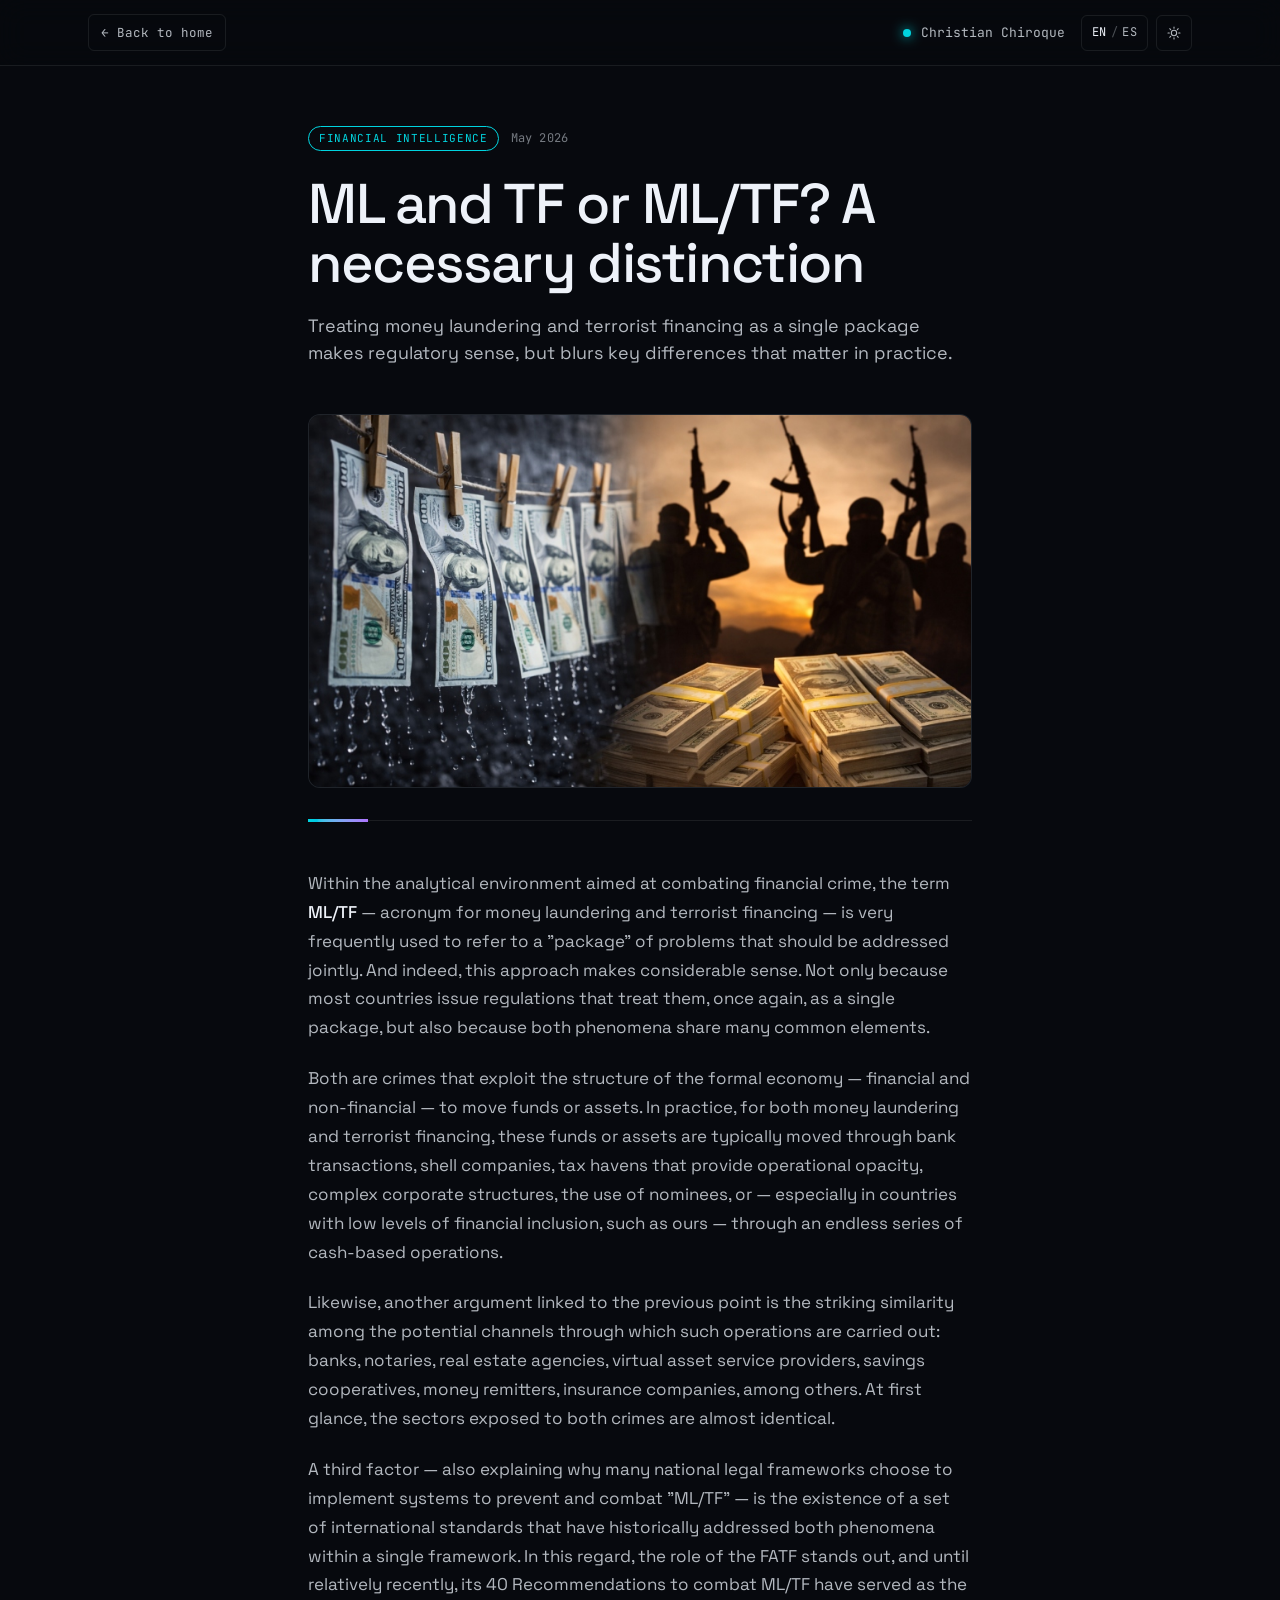
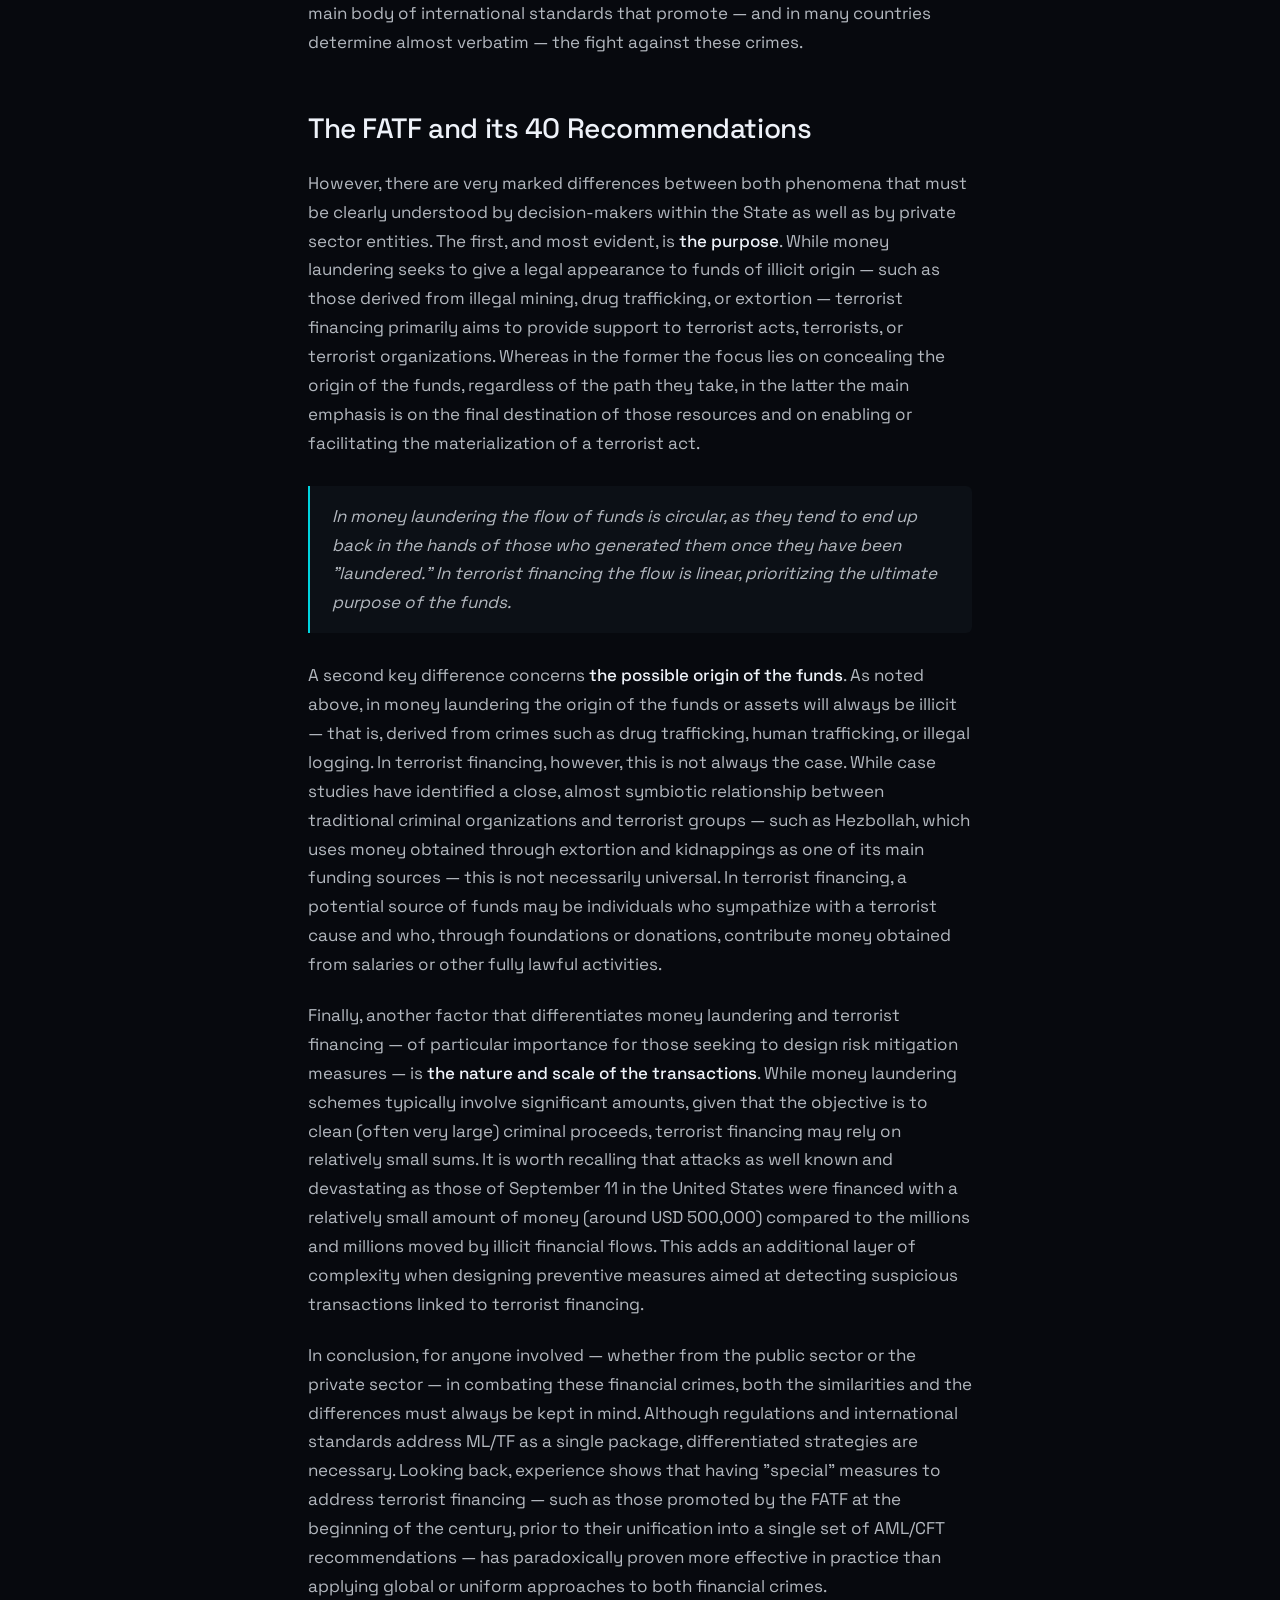
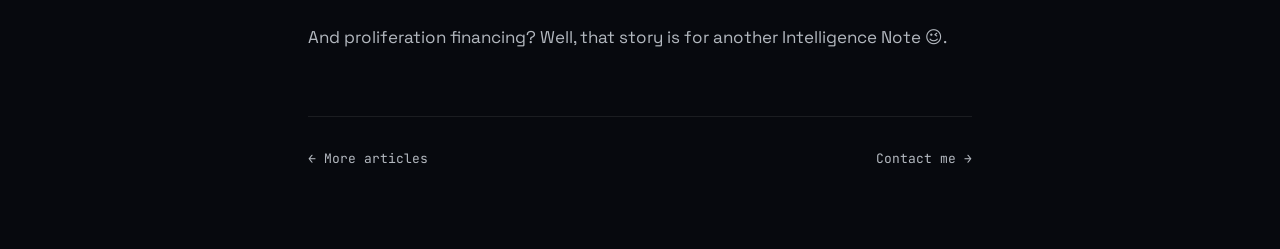
<file: posts/la-vs-ft-distincion-necesaria.en.html>
<!doctype html>
<html lang="en" data-theme="dark" data-density="cozy" data-card="glass">
<head>
  <meta charset="utf-8">
  <meta name="viewport" content="width=device-width,initial-scale=1">
  <title>ML and TF or ML/TF? A necessary distinction — Christian Chiroque Ruiz</title>
  <meta name="description" content="Why treating money laundering and terrorist financing as a single package simplifies communication but complicates the operational response.">
  <meta name="theme-color" content="#0a0a0f">
  <link rel="preconnect" href="https://fonts.googleapis.com">
  <link rel="preconnect" href="https://fonts.gstatic.com" crossorigin>
  <link href="https://fonts.googleapis.com/css2?family=Space+Grotesk:wght@400;500;600&family=JetBrains+Mono:wght@400;500&display=swap" rel="stylesheet">
  <link rel="stylesheet" href="../styles.css">
  <link rel="stylesheet" href="post.css">
</head>
<body>

<header class="post-nav">
  <div class="container post-nav__inner">
    <a href="../index.html#blog" class="post-nav__back">
      <span class="arrow">←</span>
      <span>Back to home</span>
    </a>
    <a class="post-nav__brand" href="../index.html">
      <span class="dot"></span>
      <span>Christian Chiroque</span>
    </a>
    <div class="nav__tools">
      <a class="icon-btn lang-btn" href="la-vs-ft-distincion-necesaria.es.html" aria-label="Toggle language">
        <span class="lang-current">EN</span>
        <span class="lang-sep">/</span>
        <span class="lang-other">ES</span>
      </a>
      <button class="icon-btn" id="theme-toggle" aria-label="Toggle theme">
        <svg viewBox="0 0 24 24" fill="none" stroke="currentColor" stroke-width="1.6" stroke-linecap="round"><circle cx="12" cy="12" r="4"/><path d="M12 3v2M12 19v2M3 12h2M19 12h2M5.6 5.6l1.4 1.4M17 17l1.4 1.4M5.6 18.4 7 17M17 7l1.4-1.4"/></svg>
      </button>
    </div>
  </div>
</header>

<main class="post-wrap">
  <div class="post-meta">
    <span class="tag-pill">Financial intelligence</span>
    <span>May 2026</span>
  </div>
  <h1 class="post-title">ML and TF or ML/TF? A necessary distinction</h1>
  <p class="post-lede">Treating money laundering and terrorist financing as a single package makes regulatory sense, but blurs key differences that matter in practice.</p>
  <figure class="post-hero"><img src="../assets/post-laft.jpg" alt="Money laundering and terrorist financing"></figure>
  <div class="post-divider"></div>
  <article class="post-body">

<p>Within the analytical environment aimed at combating financial crime, the term <strong>ML/TF</strong> — acronym for money laundering and terrorist financing — is very frequently used to refer to a "package" of problems that should be addressed jointly. And indeed, this approach makes considerable sense. Not only because most countries issue regulations that treat them, once again, as a single package, but also because both phenomena share many common elements.</p>

<p>Both are crimes that exploit the structure of the formal economy — financial and non-financial — to move funds or assets. In practice, for both money laundering and terrorist financing, these funds or assets are typically moved through bank transactions, shell companies, tax havens that provide operational opacity, complex corporate structures, the use of nominees, or — especially in countries with low levels of financial inclusion, such as ours — through an endless series of cash-based operations.</p>

<p>Likewise, another argument linked to the previous point is the striking similarity among the potential channels through which such operations are carried out: banks, notaries, real estate agencies, virtual asset service providers, savings cooperatives, money remitters, insurance companies, among others. At first glance, the sectors exposed to both crimes are almost identical.</p>

<p>A third factor — also explaining why many national legal frameworks choose to implement systems to prevent and combat "ML/TF" — is the existence of a set of international standards that have historically addressed both phenomena within a single framework. In this regard, the role of the FATF stands out, and until relatively recently, its 40 Recommendations to combat ML/TF have served as the main body of international standards that promote — and in many countries determine almost verbatim — the fight against these crimes.</p>

<h2>The FATF and its 40 Recommendations</h2>

<p>However, there are very marked differences between both phenomena that must be clearly understood by decision-makers within the State as well as by private sector entities. The first, and most evident, is <strong>the purpose</strong>. While money laundering seeks to give a legal appearance to funds of illicit origin — such as those derived from illegal mining, drug trafficking, or extortion — terrorist financing primarily aims to provide support to terrorist acts, terrorists, or terrorist organizations. Whereas in the former the focus lies on concealing the origin of the funds, regardless of the path they take, in the latter the main emphasis is on the final destination of those resources and on enabling or facilitating the materialization of a terrorist act.</p>

<blockquote>In money laundering the flow of funds is circular, as they tend to end up back in the hands of those who generated them once they have been "laundered." In terrorist financing the flow is linear, prioritizing the ultimate purpose of the funds.</blockquote>

<p>A second key difference concerns <strong>the possible origin of the funds</strong>. As noted above, in money laundering the origin of the funds or assets will always be illicit — that is, derived from crimes such as drug trafficking, human trafficking, or illegal logging. In terrorist financing, however, this is not always the case. While case studies have identified a close, almost symbiotic relationship between traditional criminal organizations and terrorist groups — such as Hezbollah, which uses money obtained through extortion and kidnappings as one of its main funding sources — this is not necessarily universal. In terrorist financing, a potential source of funds may be individuals who sympathize with a terrorist cause and who, through foundations or donations, contribute money obtained from salaries or other fully lawful activities.</p>

<p>Finally, another factor that differentiates money laundering and terrorist financing — of particular importance for those seeking to design risk mitigation measures — is <strong>the nature and scale of the transactions</strong>. While money laundering schemes typically involve significant amounts, given that the objective is to clean (often very large) criminal proceeds, terrorist financing may rely on relatively small sums. It is worth recalling that attacks as well known and devastating as those of September 11 in the United States were financed with a relatively small amount of money (around USD 500,000) compared to the millions and millions moved by illicit financial flows. This adds an additional layer of complexity when designing preventive measures aimed at detecting suspicious transactions linked to terrorist financing.</p>

<p>In conclusion, for anyone involved — whether from the public sector or the private sector — in combating these financial crimes, both the similarities and the differences must always be kept in mind. Although regulations and international standards address ML/TF as a single package, differentiated strategies are necessary. Looking back, experience shows that having "special" measures to address terrorist financing — such as those promoted by the FATF at the beginning of the century, prior to their unification into a single set of AML/CFT recommendations — has paradoxically proven more effective in practice than applying global or uniform approaches to both financial crimes.</p>

<p>And proliferation financing? Well, that story is for another Intelligence Note 😉.</p>

  </article>

  <footer class="post-foot">
    <a href="../index.html#blog">
      <span>←</span>
      <span>More articles</span>
    </a>
    <a href="../index.html#contact">
      <span>Contact me</span>
      <span>→</span>
    </a>
  </footer>
</main>

<script>
  (function(){
    var root = document.documentElement;
    var btn = document.getElementById("theme-toggle");
    var saved = localStorage.getItem("ccr.theme") || "dark";
    root.setAttribute("data-theme", saved);
    btn.addEventListener("click", function(){
      var next = root.getAttribute("data-theme") === "dark" ? "light" : "dark";
      root.setAttribute("data-theme", next);
      localStorage.setItem("ccr.theme", next);
    });
  })();
</script>

</body>
</html>
</file>
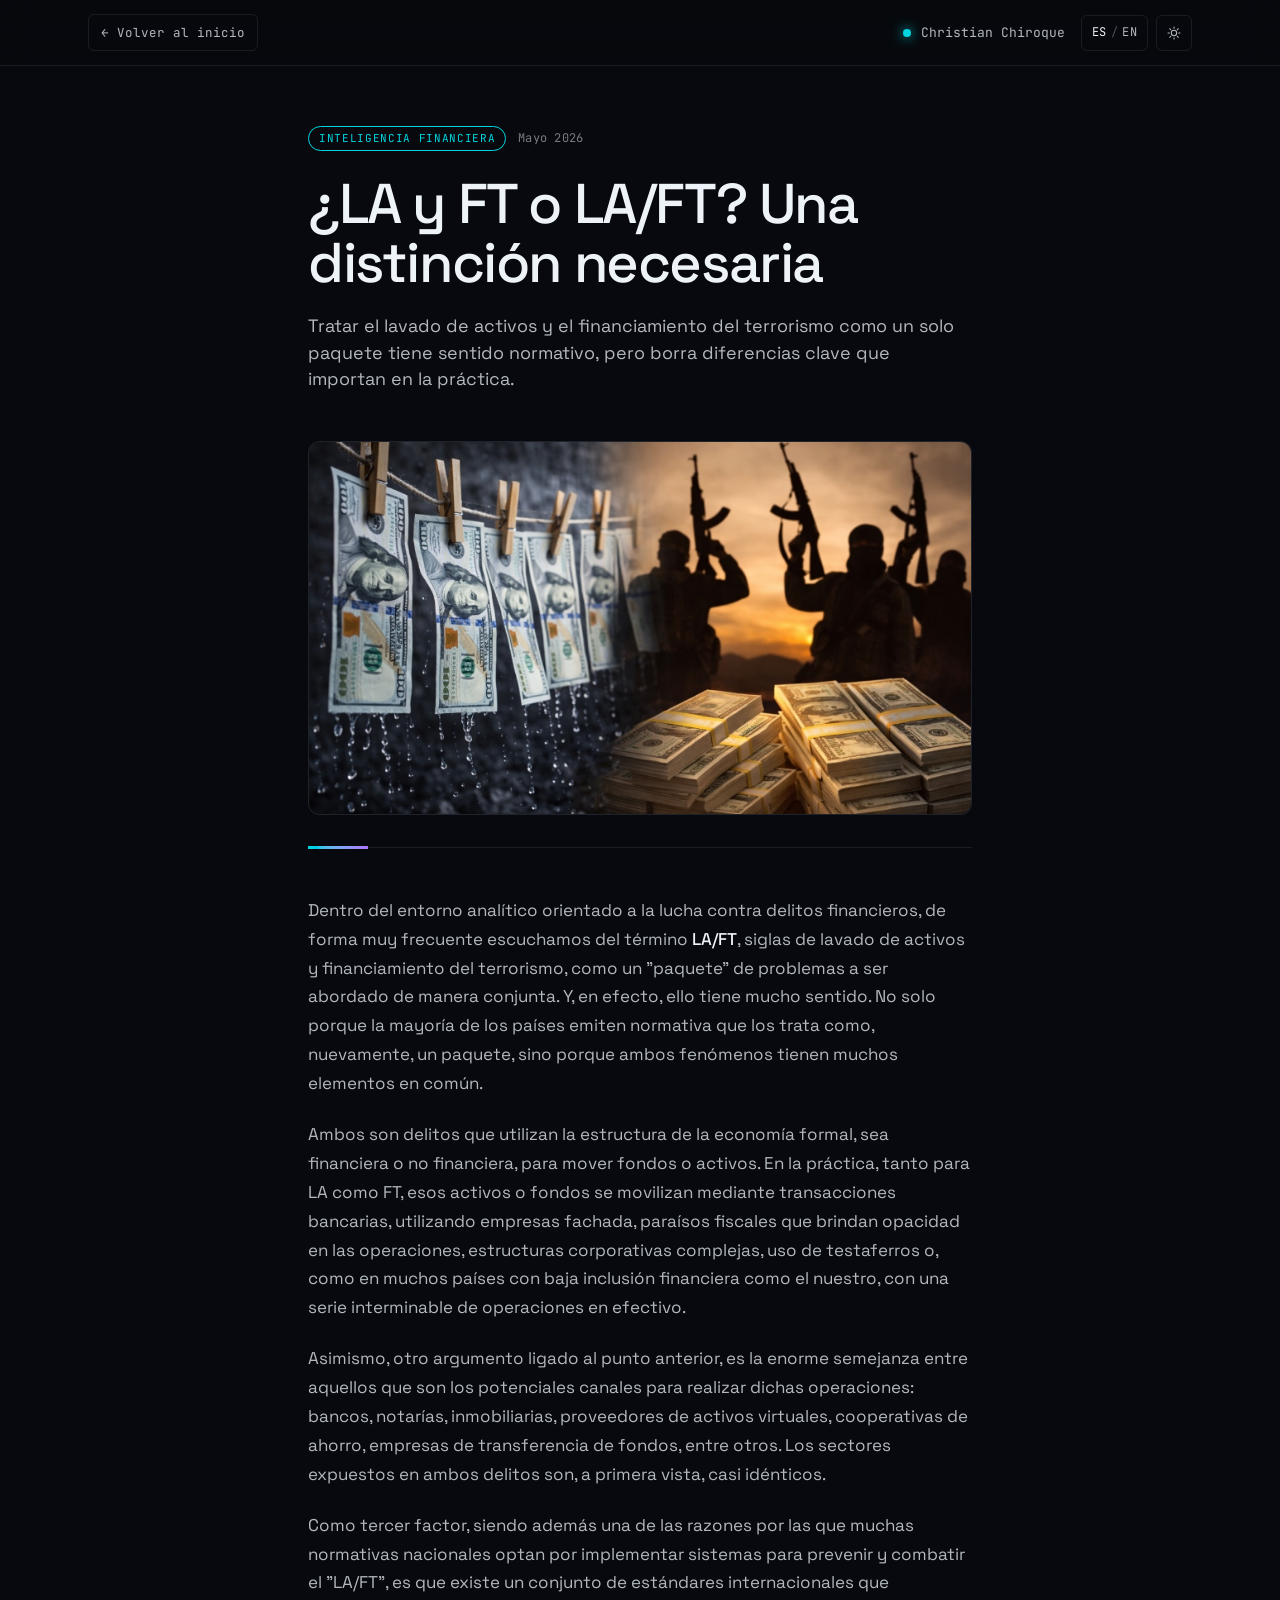
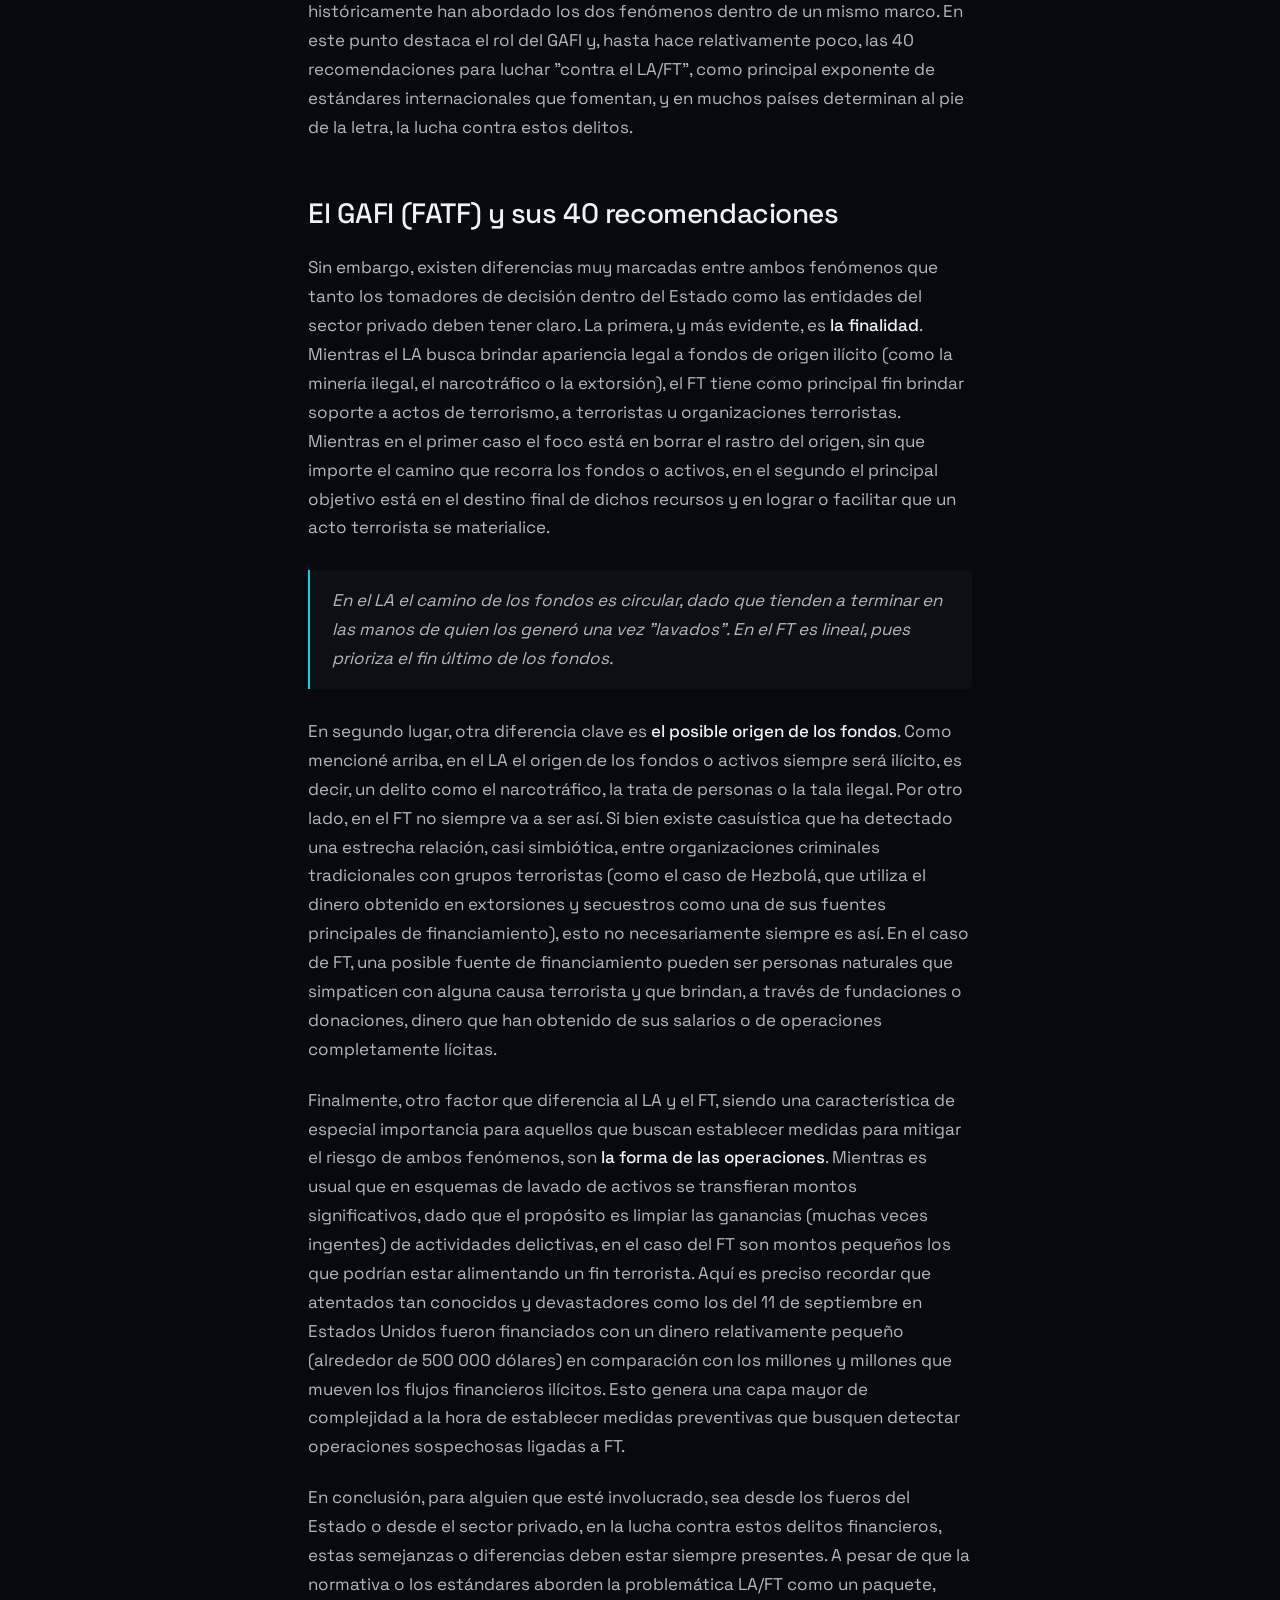
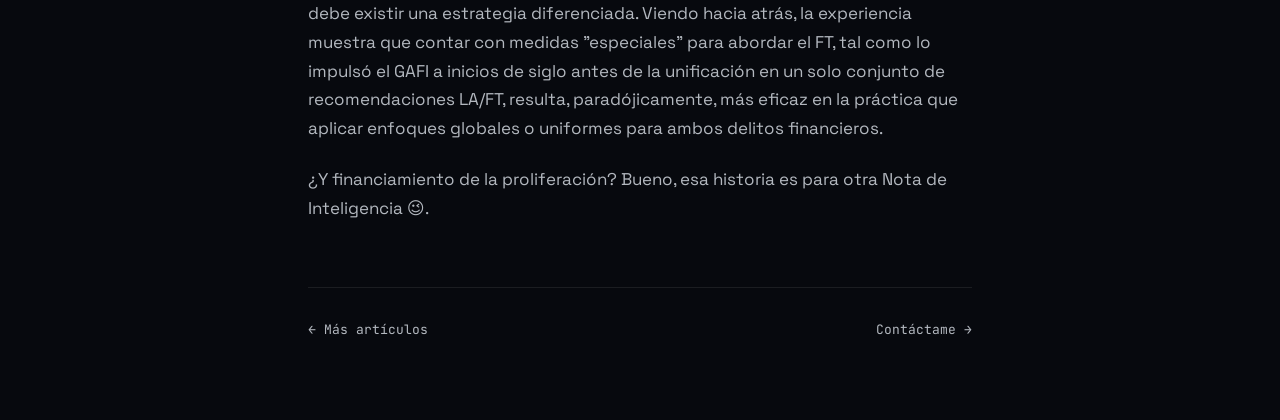
<file: posts/la-vs-ft-distincion-necesaria.es.html>
<!doctype html>
<html lang="es" data-theme="dark" data-density="cozy" data-card="glass">
<head>
  <meta charset="utf-8">
  <meta name="viewport" content="width=device-width,initial-scale=1">
  <title>¿LA y FT o LA/FT? Una distinción necesaria — Christian Chiroque Ruiz</title>
  <meta name="description" content="Por qué tratar el lavado de activos y el financiamiento del terrorismo como un mismo paquete simplifica la comunicación pero complica la respuesta operativa.">
  <meta name="theme-color" content="#0a0a0f">
  <link rel="preconnect" href="https://fonts.googleapis.com">
  <link rel="preconnect" href="https://fonts.gstatic.com" crossorigin>
  <link href="https://fonts.googleapis.com/css2?family=Space+Grotesk:wght@400;500;600&family=JetBrains+Mono:wght@400;500&display=swap" rel="stylesheet">
  <link rel="stylesheet" href="../styles.css">
  <link rel="stylesheet" href="post.css">
</head>
<body>

<header class="post-nav">
  <div class="container post-nav__inner">
    <a href="../index.html#blog" class="post-nav__back">
      <span class="arrow">←</span>
      <span>Volver al inicio</span>
    </a>
    <a class="post-nav__brand" href="../index.html">
      <span class="dot"></span>
      <span>Christian Chiroque</span>
    </a>
    <div class="nav__tools">
      <a class="icon-btn lang-btn" href="la-vs-ft-distincion-necesaria.en.html" aria-label="Toggle language">
        <span class="lang-current">ES</span>
        <span class="lang-sep">/</span>
        <span class="lang-other">EN</span>
      </a>
      <button class="icon-btn" id="theme-toggle" aria-label="Toggle theme">
        <svg viewBox="0 0 24 24" fill="none" stroke="currentColor" stroke-width="1.6" stroke-linecap="round"><circle cx="12" cy="12" r="4"/><path d="M12 3v2M12 19v2M3 12h2M19 12h2M5.6 5.6l1.4 1.4M17 17l1.4 1.4M5.6 18.4 7 17M17 7l1.4-1.4"/></svg>
      </button>
    </div>
  </div>
</header>

<main class="post-wrap">
  <div class="post-meta">
    <span class="tag-pill">Inteligencia financiera</span>
    <span>Mayo 2026</span>
  </div>
  <h1 class="post-title">¿LA y FT o LA/FT? Una distinción necesaria</h1>
  <p class="post-lede">Tratar el lavado de activos y el financiamiento del terrorismo como un solo paquete tiene sentido normativo, pero borra diferencias clave que importan en la práctica.</p>
  <figure class="post-hero"><img src="../assets/post-laft.jpg" alt="Lavado de activos y financiamiento del terrorismo"></figure>
  <div class="post-divider"></div>
  <article class="post-body">

<p>Dentro del entorno analítico orientado a la lucha contra delitos financieros, de forma muy frecuente escuchamos del término <strong>LA/FT</strong>, siglas de lavado de activos y financiamiento del terrorismo, como un "paquete" de problemas a ser abordado de manera conjunta. Y, en efecto, ello tiene mucho sentido. No solo porque la mayoría de los países emiten normativa que los trata como, nuevamente, un paquete, sino porque ambos fenómenos tienen muchos elementos en común.</p>

<p>Ambos son delitos que utilizan la estructura de la economía formal, sea financiera o no financiera, para mover fondos o activos. En la práctica, tanto para LA como FT, esos activos o fondos se movilizan mediante transacciones bancarias, utilizando empresas fachada, paraísos fiscales que brindan opacidad en las operaciones, estructuras corporativas complejas, uso de testaferros o, como en muchos países con baja inclusión financiera como el nuestro, con una serie interminable de operaciones en efectivo.</p>

<p>Asimismo, otro argumento ligado al punto anterior, es la enorme semejanza entre aquellos que son los potenciales canales para realizar dichas operaciones: bancos, notarías, inmobiliarias, proveedores de activos virtuales, cooperativas de ahorro, empresas de transferencia de fondos, entre otros. Los sectores expuestos en ambos delitos son, a primera vista, casi idénticos.</p>

<p>Como tercer factor, siendo además una de las razones por las que muchas normativas nacionales optan por implementar sistemas para prevenir y combatir el "LA/FT", es que existe un conjunto de estándares internacionales que históricamente han abordado los dos fenómenos dentro de un mismo marco. En este punto destaca el rol del GAFI y, hasta hace relativamente poco, las 40 recomendaciones para luchar "contra el LA/FT", como principal exponente de estándares internacionales que fomentan, y en muchos países determinan al pie de la letra, la lucha contra estos delitos.</p>

<h2>El GAFI (FATF) y sus 40 recomendaciones</h2>

<p>Sin embargo, existen diferencias muy marcadas entre ambos fenómenos que tanto los tomadores de decisión dentro del Estado como las entidades del sector privado deben tener claro. La primera, y más evidente, es <strong>la finalidad</strong>. Mientras el LA busca brindar apariencia legal a fondos de origen ilícito (como la minería ilegal, el narcotráfico o la extorsión), el FT tiene como principal fin brindar soporte a actos de terrorismo, a terroristas u organizaciones terroristas. Mientras en el primer caso el foco está en borrar el rastro del origen, sin que importe el camino que recorra los fondos o activos, en el segundo el principal objetivo está en el destino final de dichos recursos y en lograr o facilitar que un acto terrorista se materialice.</p>

<blockquote>En el LA el camino de los fondos es circular, dado que tienden a terminar en las manos de quien los generó una vez "lavados". En el FT es lineal, pues prioriza el fin último de los fondos.</blockquote>

<p>En segundo lugar, otra diferencia clave es <strong>el posible origen de los fondos</strong>. Como mencioné arriba, en el LA el origen de los fondos o activos siempre será ilícito, es decir, un delito como el narcotráfico, la trata de personas o la tala ilegal. Por otro lado, en el FT no siempre va a ser así. Si bien existe casuística que ha detectado una estrecha relación, casi simbiótica, entre organizaciones criminales tradicionales con grupos terroristas (como el caso de Hezbolá, que utiliza el dinero obtenido en extorsiones y secuestros como una de sus fuentes principales de financiamiento), esto no necesariamente siempre es así. En el caso de FT, una posible fuente de financiamiento pueden ser personas naturales que simpaticen con alguna causa terrorista y que brindan, a través de fundaciones o donaciones, dinero que han obtenido de sus salarios o de operaciones completamente lícitas.</p>

<p>Finalmente, otro factor que diferencia al LA y el FT, siendo una característica de especial importancia para aquellos que buscan establecer medidas para mitigar el riesgo de ambos fenómenos, son <strong>la forma de las operaciones</strong>. Mientras es usual que en esquemas de lavado de activos se transfieran montos significativos, dado que el propósito es limpiar las ganancias (muchas veces ingentes) de actividades delictivas, en el caso del FT son montos pequeños los que podrían estar alimentando un fin terrorista. Aquí es preciso recordar que atentados tan conocidos y devastadores como los del 11 de septiembre en Estados Unidos fueron financiados con un dinero relativamente pequeño (alrededor de 500 000 dólares) en comparación con los millones y millones que mueven los flujos financieros ilícitos. Esto genera una capa mayor de complejidad a la hora de establecer medidas preventivas que busquen detectar operaciones sospechosas ligadas a FT.</p>

<p>En conclusión, para alguien que esté involucrado, sea desde los fueros del Estado o desde el sector privado, en la lucha contra estos delitos financieros, estas semejanzas o diferencias deben estar siempre presentes. A pesar de que la normativa o los estándares aborden la problemática LA/FT como un paquete, debe existir una estrategia diferenciada. Viendo hacia atrás, la experiencia muestra que contar con medidas "especiales" para abordar el FT, tal como lo impulsó el GAFI a inicios de siglo antes de la unificación en un solo conjunto de recomendaciones LA/FT, resulta, paradójicamente, más eficaz en la práctica que aplicar enfoques globales o uniformes para ambos delitos financieros.</p>

<p>¿Y financiamiento de la proliferación? Bueno, esa historia es para otra Nota de Inteligencia 😉.</p>

  </article>

  <footer class="post-foot">
    <a href="../index.html#blog">
      <span>←</span>
      <span>Más artículos</span>
    </a>
    <a href="../index.html#contact">
      <span>Contáctame</span>
      <span>→</span>
    </a>
  </footer>
</main>

<script>
  (function(){
    var root = document.documentElement;
    var btn = document.getElementById("theme-toggle");
    var saved = localStorage.getItem("ccr.theme") || "dark";
    root.setAttribute("data-theme", saved);
    btn.addEventListener("click", function(){
      var next = root.getAttribute("data-theme") === "dark" ? "light" : "dark";
      root.setAttribute("data-theme", next);
      localStorage.setItem("ccr.theme", next);
    });
  })();
</script>

</body>
</html>
</file>
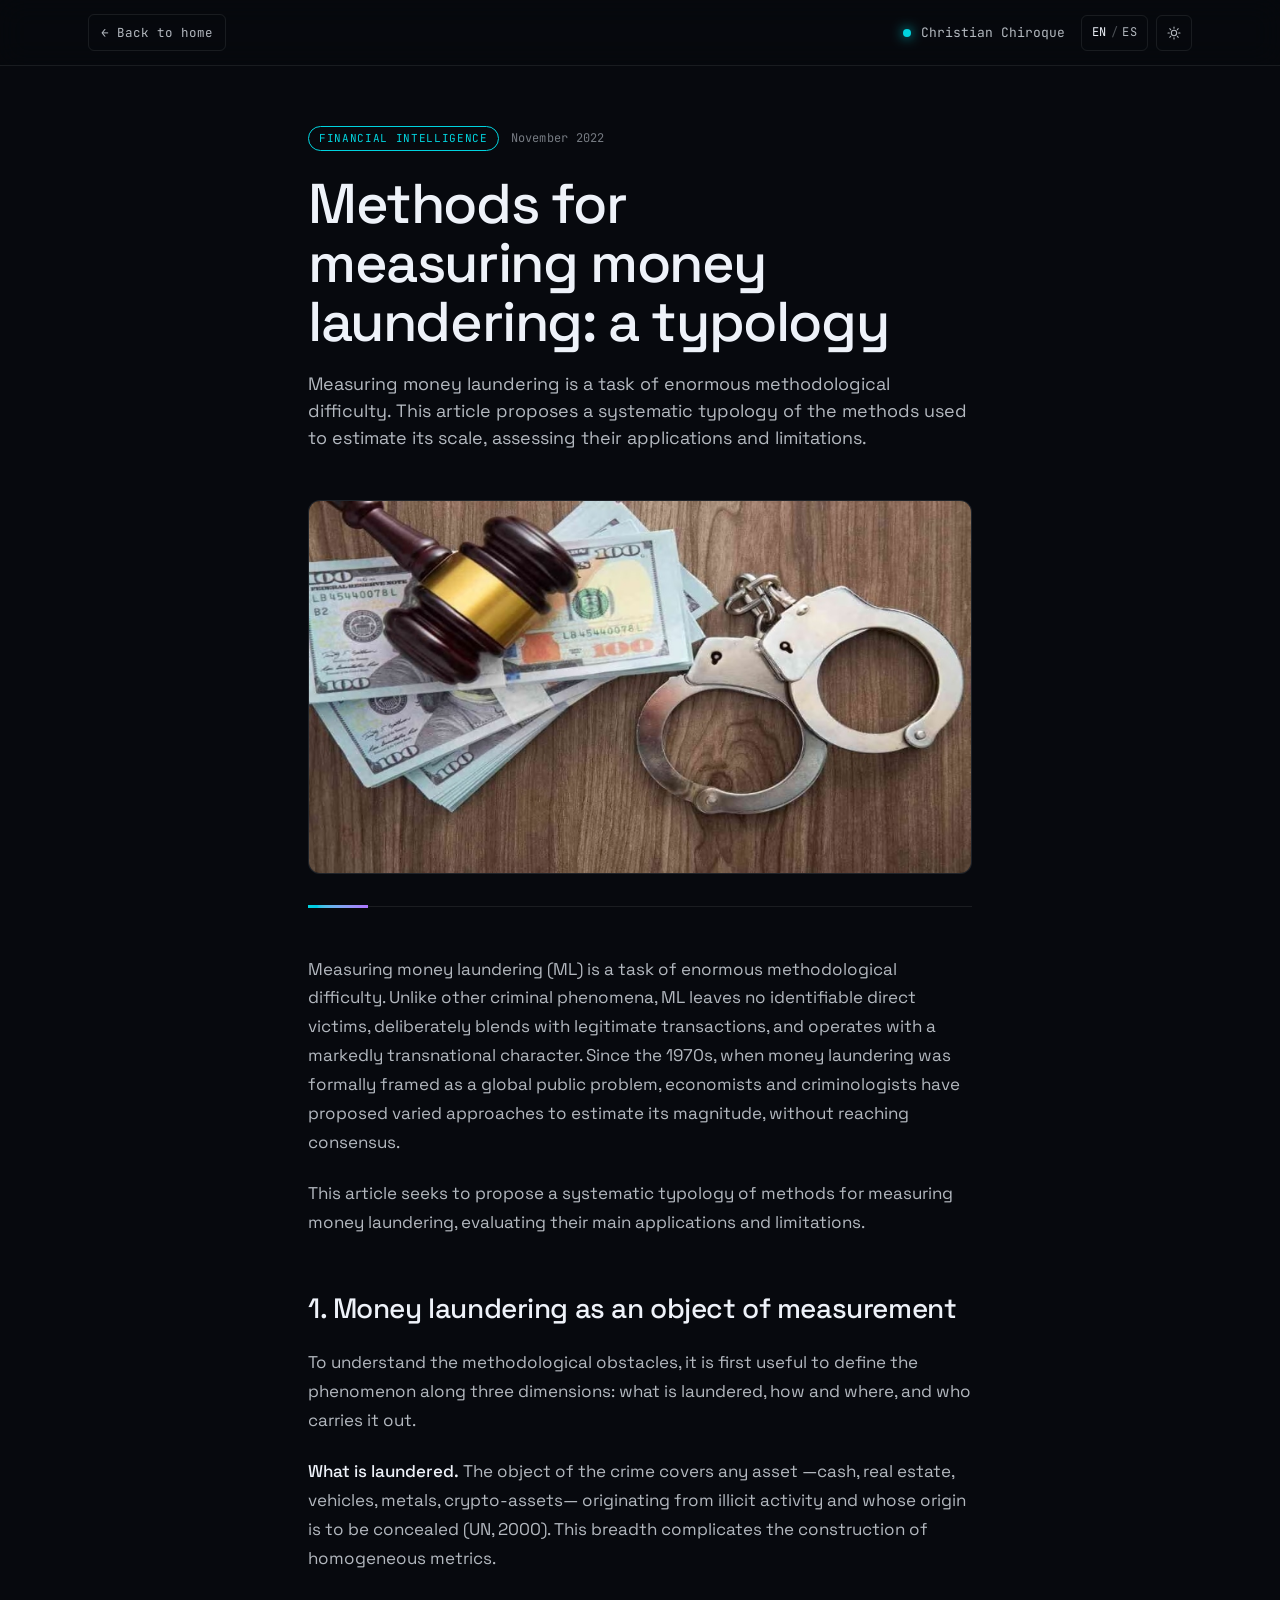
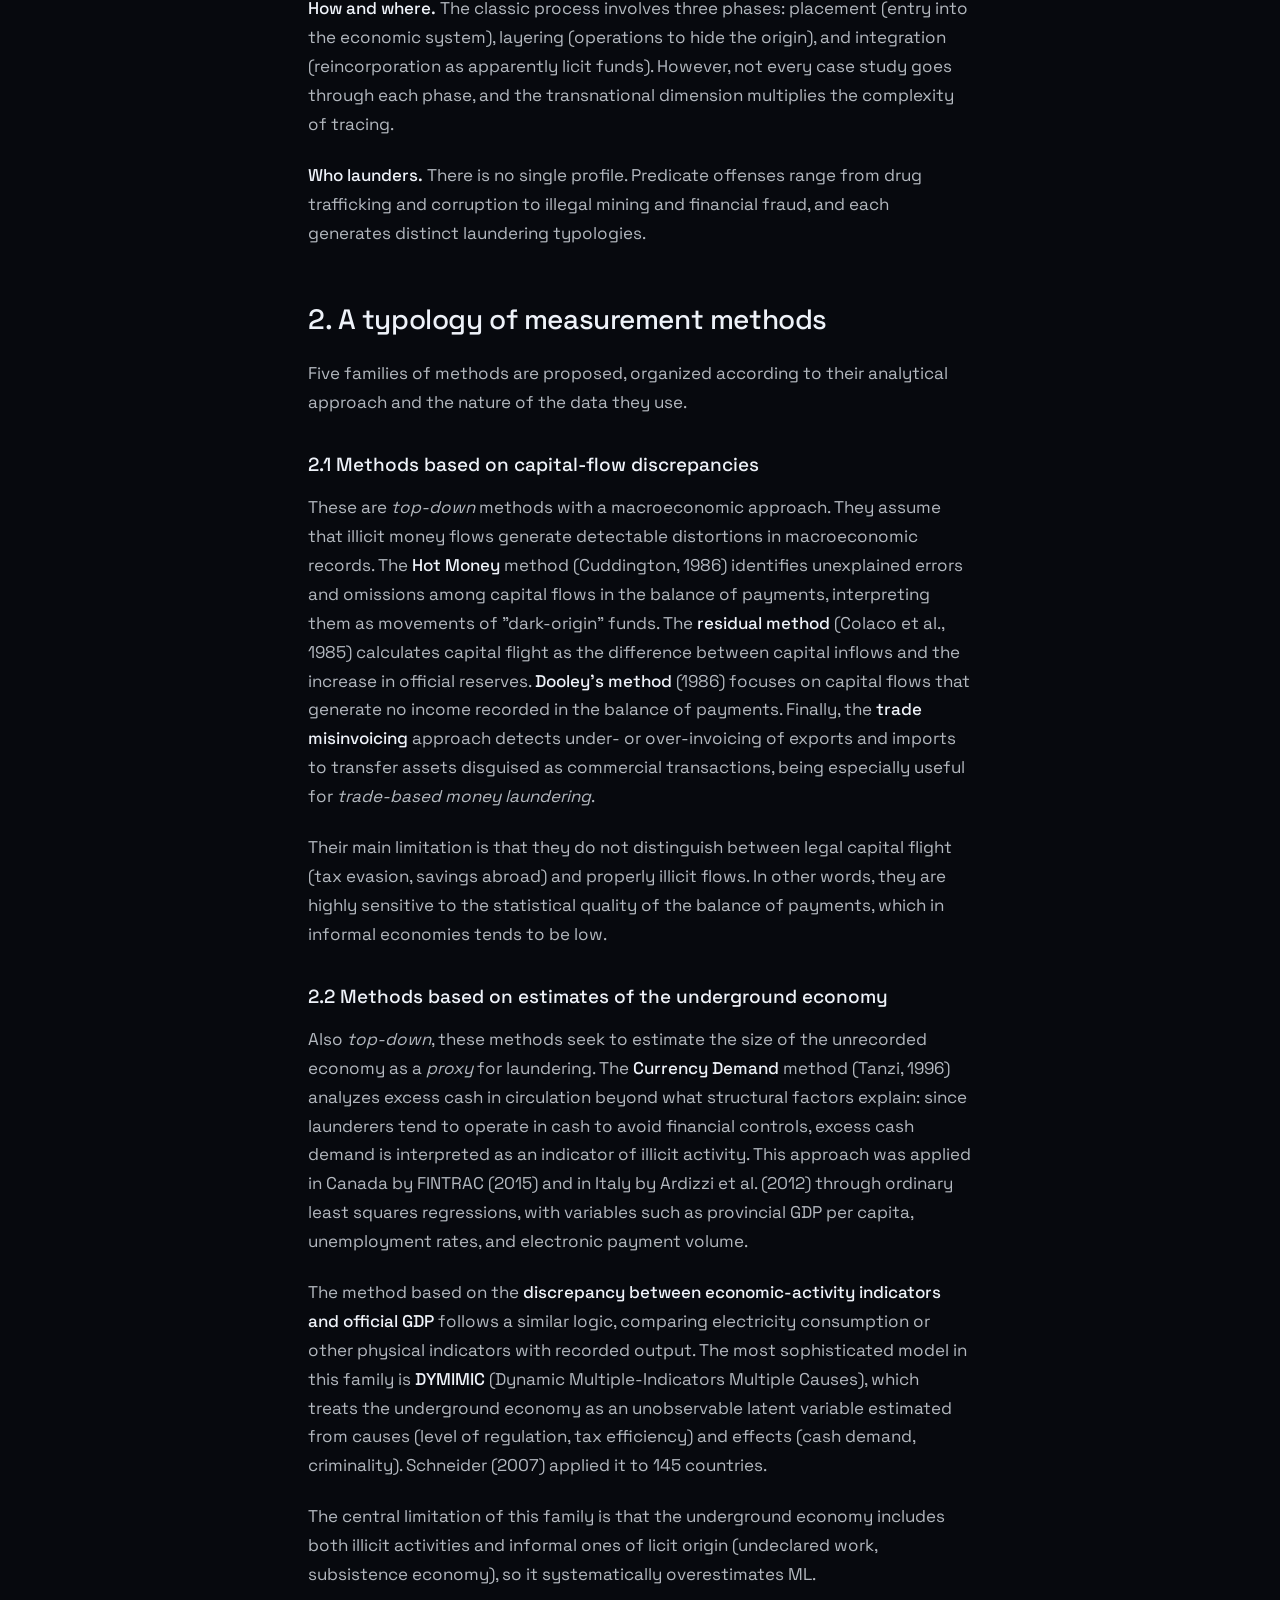
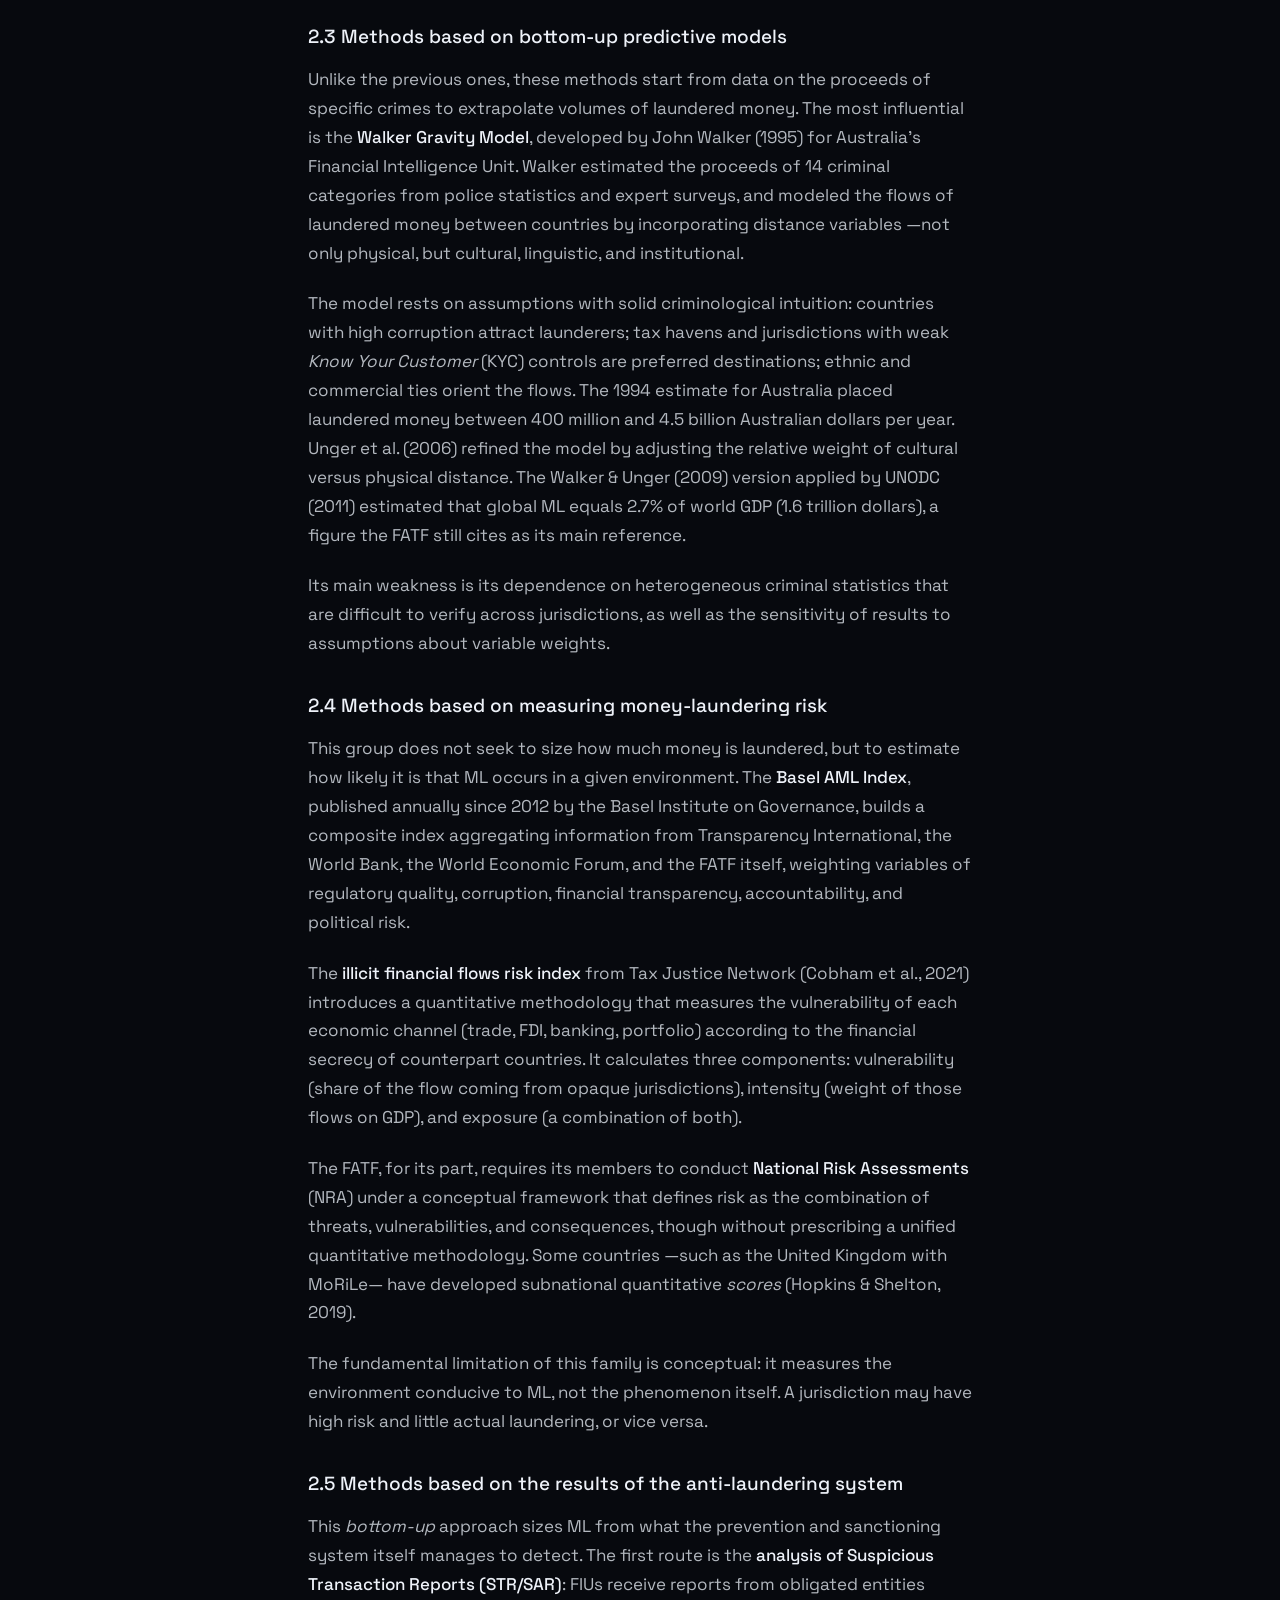
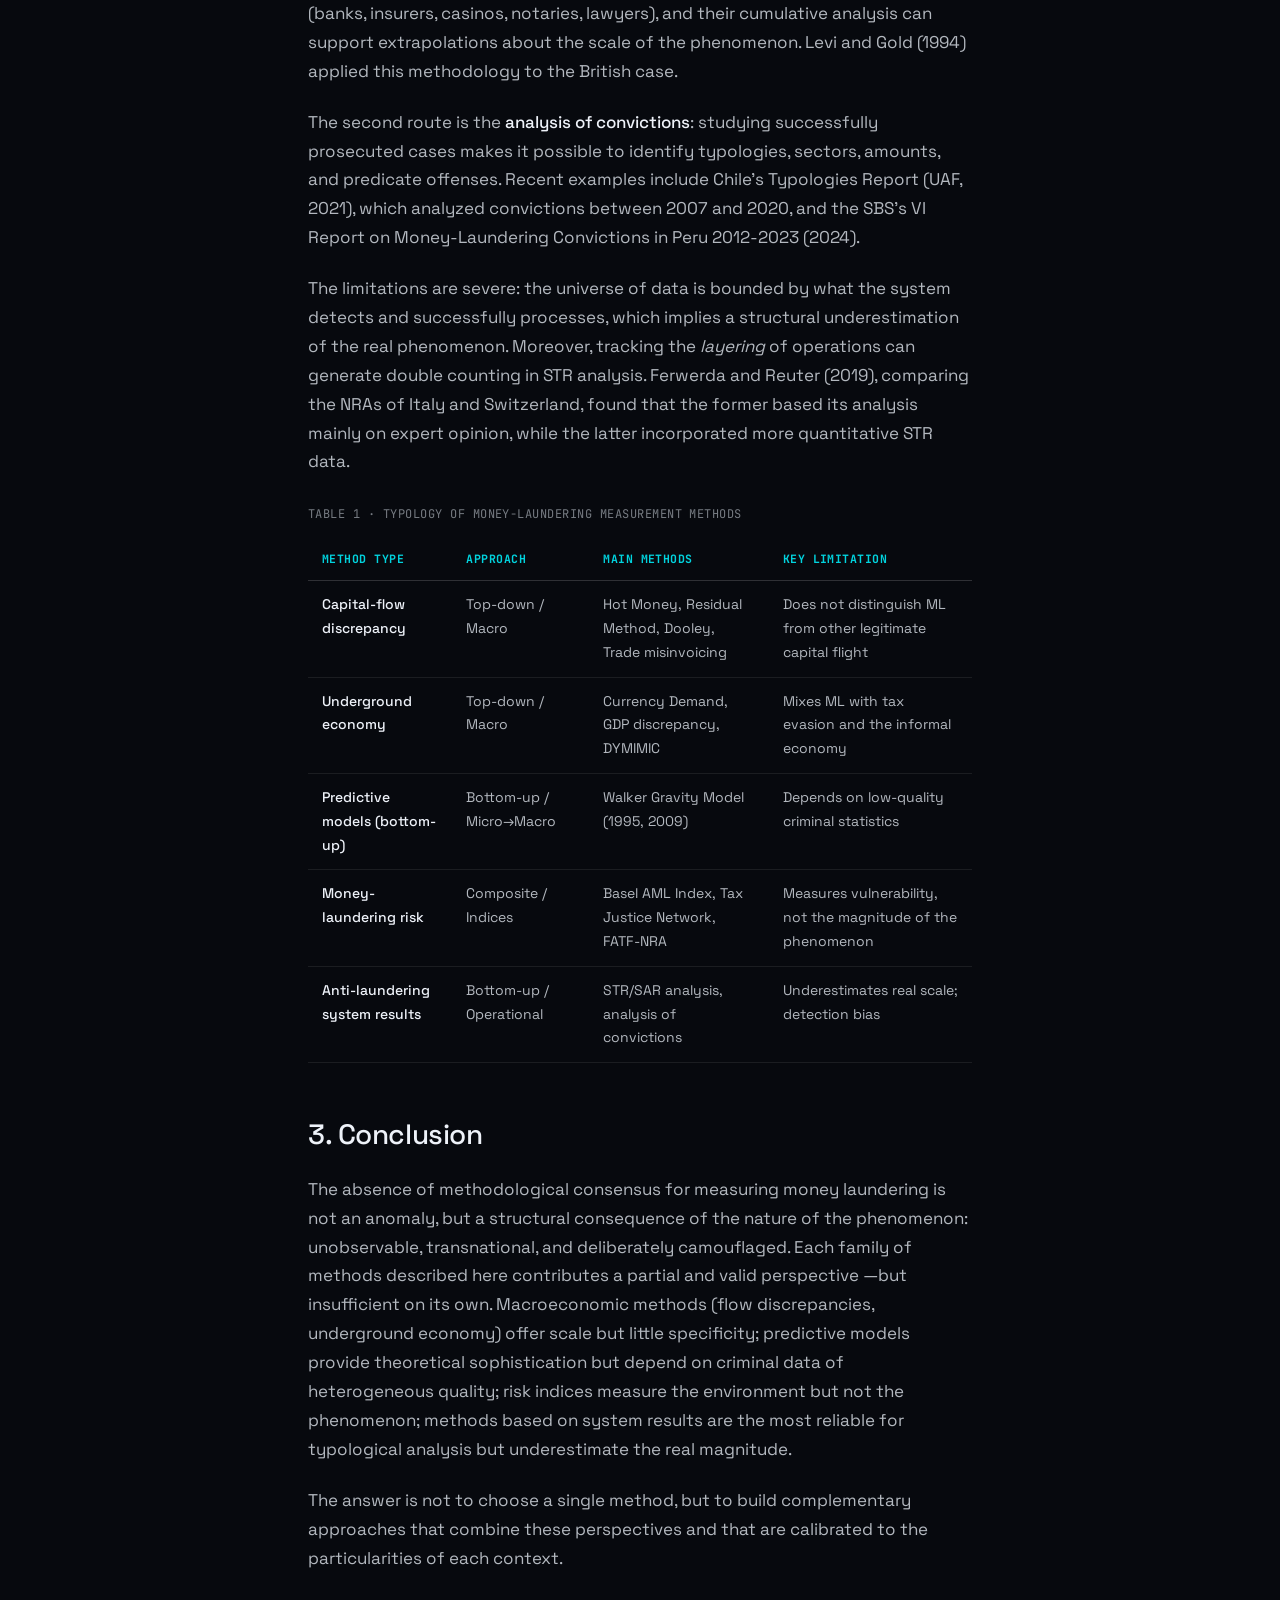
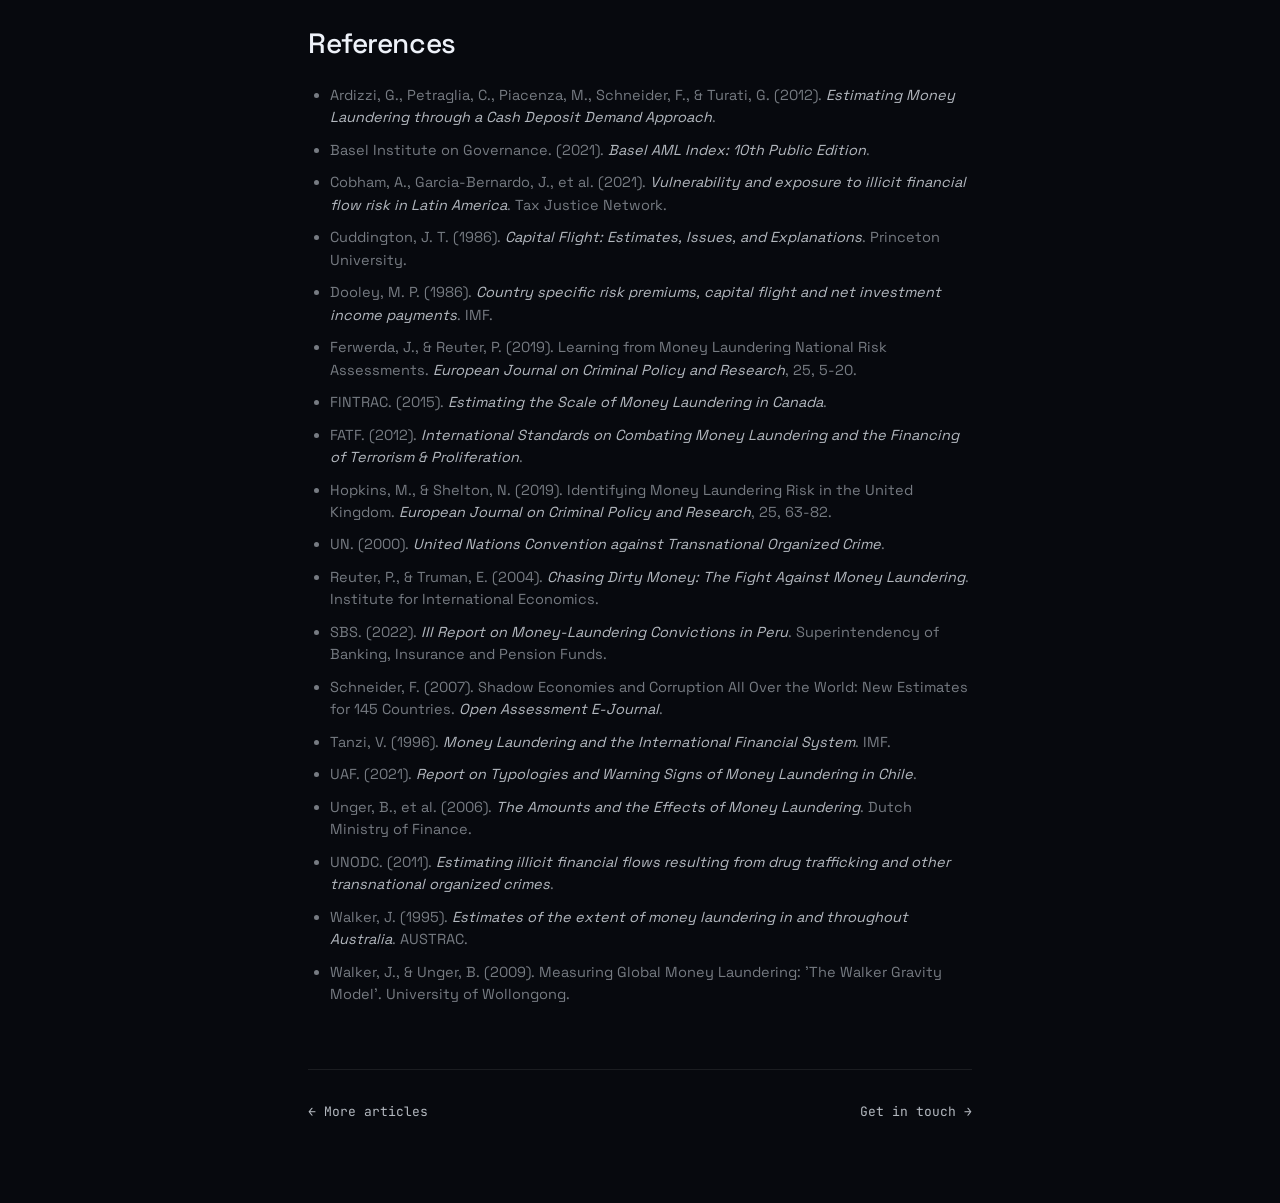
<file: posts/metodos-medicion-lavado.en.html>
<!doctype html>
<html lang="en" data-theme="dark" data-density="cozy" data-card="glass">
<head>
  <meta charset="utf-8">
  <meta name="viewport" content="width=device-width,initial-scale=1">
  <title>Methods for measuring money laundering: a typology — Christian Chiroque Ruiz</title>
  <meta name="description" content="A systematic typology of methods for estimating the scale of money laundering, with their main applications and limitations.">
  <meta name="theme-color" content="#0a0a0f">
  <link rel="preconnect" href="https://fonts.googleapis.com">
  <link rel="preconnect" href="https://fonts.gstatic.com" crossorigin>
  <link href="https://fonts.googleapis.com/css2?family=Space+Grotesk:wght@400;500;600&family=JetBrains+Mono:wght@400;500&display=swap" rel="stylesheet">
  <link rel="stylesheet" href="../styles.css">
  <link rel="stylesheet" href="post.css">
</head>
<body>

<header class="post-nav">
  <div class="container post-nav__inner">
    <a href="../index.html#blog" class="post-nav__back">
      <span class="arrow">←</span>
      <span>Back to home</span>
    </a>
    <a class="post-nav__brand" href="../index.html">
      <span class="dot"></span>
      <span>Christian Chiroque</span>
    </a>
    <div class="nav__tools">
      <a class="icon-btn lang-btn" href="metodos-medicion-lavado.es.html" aria-label="Toggle language">
        <span class="lang-current">EN</span>
        <span class="lang-sep">/</span>
        <span class="lang-other">ES</span>
      </a>
      <button class="icon-btn" id="theme-toggle" aria-label="Toggle theme">
        <svg viewBox="0 0 24 24" fill="none" stroke="currentColor" stroke-width="1.6" stroke-linecap="round"><circle cx="12" cy="12" r="4"/><path d="M12 3v2M12 19v2M3 12h2M19 12h2M5.6 5.6l1.4 1.4M17 17l1.4 1.4M5.6 18.4 7 17M17 7l1.4-1.4"/></svg>
      </button>
    </div>
  </div>
</header>

<main class="post-wrap">
  <div class="post-meta">
    <span class="tag-pill">Financial intelligence</span>
    <span>November 2022</span>
  </div>
  <h1 class="post-title">Methods for measuring money laundering: a typology</h1>
  <p class="post-lede">Measuring money laundering is a task of enormous methodological difficulty. This article proposes a systematic typology of the methods used to estimate its scale, assessing their applications and limitations.</p>
  <figure class="post-hero"><img src="../assets/post-medicion.jpg" alt="Measuring money laundering"></figure>
  <div class="post-divider"></div>
  <article class="post-body">

<p>Measuring money laundering (ML) is a task of enormous methodological difficulty. Unlike other criminal phenomena, ML leaves no identifiable direct victims, deliberately blends with legitimate transactions, and operates with a markedly transnational character. Since the 1970s, when money laundering was formally framed as a global public problem, economists and criminologists have proposed varied approaches to estimate its magnitude, without reaching consensus.</p>

<p>This article seeks to propose a systematic typology of methods for measuring money laundering, evaluating their main applications and limitations.</p>

<h2>1. Money laundering as an object of measurement</h2>

<p>To understand the methodological obstacles, it is first useful to define the phenomenon along three dimensions: what is laundered, how and where, and who carries it out.</p>

<p><strong>What is laundered.</strong> The object of the crime covers any asset —cash, real estate, vehicles, metals, crypto-assets— originating from illicit activity and whose origin is to be concealed (UN, 2000). This breadth complicates the construction of homogeneous metrics.</p>

<p><strong>How and where.</strong> The classic process involves three phases: placement (entry into the economic system), layering (operations to hide the origin), and integration (reincorporation as apparently licit funds). However, not every case study goes through each phase, and the transnational dimension multiplies the complexity of tracing.</p>

<p><strong>Who launders.</strong> There is no single profile. Predicate offenses range from drug trafficking and corruption to illegal mining and financial fraud, and each generates distinct laundering typologies.</p>

<h2>2. A typology of measurement methods</h2>

<p>Five families of methods are proposed, organized according to their analytical approach and the nature of the data they use.</p>

<h3>2.1 Methods based on capital-flow discrepancies</h3>

<p>These are <em>top-down</em> methods with a macroeconomic approach. They assume that illicit money flows generate detectable distortions in macroeconomic records. The <strong>Hot Money</strong> method (Cuddington, 1986) identifies unexplained errors and omissions among capital flows in the balance of payments, interpreting them as movements of "dark-origin" funds. The <strong>residual method</strong> (Colaco et al., 1985) calculates capital flight as the difference between capital inflows and the increase in official reserves. <strong>Dooley's method</strong> (1986) focuses on capital flows that generate no income recorded in the balance of payments. Finally, the <strong>trade misinvoicing</strong> approach detects under- or over-invoicing of exports and imports to transfer assets disguised as commercial transactions, being especially useful for <em>trade-based money laundering</em>.</p>

<p>Their main limitation is that they do not distinguish between legal capital flight (tax evasion, savings abroad) and properly illicit flows. In other words, they are highly sensitive to the statistical quality of the balance of payments, which in informal economies tends to be low.</p>

<h3>2.2 Methods based on estimates of the underground economy</h3>

<p>Also <em>top-down</em>, these methods seek to estimate the size of the unrecorded economy as a <em>proxy</em> for laundering. The <strong>Currency Demand</strong> method (Tanzi, 1996) analyzes excess cash in circulation beyond what structural factors explain: since launderers tend to operate in cash to avoid financial controls, excess cash demand is interpreted as an indicator of illicit activity. This approach was applied in Canada by FINTRAC (2015) and in Italy by Ardizzi et al. (2012) through ordinary least squares regressions, with variables such as provincial GDP per capita, unemployment rates, and electronic payment volume.</p>

<p>The method based on the <strong>discrepancy between economic-activity indicators and official GDP</strong> follows a similar logic, comparing electricity consumption or other physical indicators with recorded output. The most sophisticated model in this family is <strong>DYMIMIC</strong> (Dynamic Multiple-Indicators Multiple Causes), which treats the underground economy as an unobservable latent variable estimated from causes (level of regulation, tax efficiency) and effects (cash demand, criminality). Schneider (2007) applied it to 145 countries.</p>

<p>The central limitation of this family is that the underground economy includes both illicit activities and informal ones of licit origin (undeclared work, subsistence economy), so it systematically overestimates ML.</p>

<h3>2.3 Methods based on bottom-up predictive models</h3>

<p>Unlike the previous ones, these methods start from data on the proceeds of specific crimes to extrapolate volumes of laundered money. The most influential is the <strong>Walker Gravity Model</strong>, developed by John Walker (1995) for Australia's Financial Intelligence Unit. Walker estimated the proceeds of 14 criminal categories from police statistics and expert surveys, and modeled the flows of laundered money between countries by incorporating distance variables —not only physical, but cultural, linguistic, and institutional.</p>

<p>The model rests on assumptions with solid criminological intuition: countries with high corruption attract launderers; tax havens and jurisdictions with weak <em>Know Your Customer</em> (KYC) controls are preferred destinations; ethnic and commercial ties orient the flows. The 1994 estimate for Australia placed laundered money between 400 million and 4.5 billion Australian dollars per year. Unger et al. (2006) refined the model by adjusting the relative weight of cultural versus physical distance. The Walker &amp; Unger (2009) version applied by UNODC (2011) estimated that global ML equals 2.7% of world GDP (1.6 trillion dollars), a figure the FATF still cites as its main reference.</p>

<p>Its main weakness is its dependence on heterogeneous criminal statistics that are difficult to verify across jurisdictions, as well as the sensitivity of results to assumptions about variable weights.</p>

<h3>2.4 Methods based on measuring money-laundering risk</h3>

<p>This group does not seek to size how much money is laundered, but to estimate how likely it is that ML occurs in a given environment. The <strong>Basel AML Index</strong>, published annually since 2012 by the Basel Institute on Governance, builds a composite index aggregating information from Transparency International, the World Bank, the World Economic Forum, and the FATF itself, weighting variables of regulatory quality, corruption, financial transparency, accountability, and political risk.</p>

<p>The <strong>illicit financial flows risk index</strong> from Tax Justice Network (Cobham et al., 2021) introduces a quantitative methodology that measures the vulnerability of each economic channel (trade, FDI, banking, portfolio) according to the financial secrecy of counterpart countries. It calculates three components: vulnerability (share of the flow coming from opaque jurisdictions), intensity (weight of those flows on GDP), and exposure (a combination of both).</p>

<p>The FATF, for its part, requires its members to conduct <strong>National Risk Assessments</strong> (NRA) under a conceptual framework that defines risk as the combination of threats, vulnerabilities, and consequences, though without prescribing a unified quantitative methodology. Some countries —such as the United Kingdom with MoRiLe— have developed subnational quantitative <em>scores</em> (Hopkins &amp; Shelton, 2019).</p>

<p>The fundamental limitation of this family is conceptual: it measures the environment conducive to ML, not the phenomenon itself. A jurisdiction may have high risk and little actual laundering, or vice versa.</p>

<h3>2.5 Methods based on the results of the anti-laundering system</h3>

<p>This <em>bottom-up</em> approach sizes ML from what the prevention and sanctioning system itself manages to detect. The first route is the <strong>analysis of Suspicious Transaction Reports (STR/SAR)</strong>: FIUs receive reports from obligated entities (banks, insurers, casinos, notaries, lawyers), and their cumulative analysis can support extrapolations about the scale of the phenomenon. Levi and Gold (1994) applied this methodology to the British case.</p>

<p>The second route is the <strong>analysis of convictions</strong>: studying successfully prosecuted cases makes it possible to identify typologies, sectors, amounts, and predicate offenses. Recent examples include Chile's Typologies Report (UAF, 2021), which analyzed convictions between 2007 and 2020, and the SBS's VI Report on Money-Laundering Convictions in Peru 2012-2023 (2024).</p>

<p>The limitations are severe: the universe of data is bounded by what the system detects and successfully processes, which implies a structural underestimation of the real phenomenon. Moreover, tracking the <em>layering</em> of operations can generate double counting in STR analysis. Ferwerda and Reuter (2019), comparing the NRAs of Italy and Switzerland, found that the former based its analysis mainly on expert opinion, while the latter incorporated more quantitative STR data.</p>

<div class="post-table-wrap">
  <table class="post-table">
    <caption>Table 1 · Typology of money-laundering measurement methods</caption>
    <thead>
      <tr><th>Method type</th><th>Approach</th><th>Main methods</th><th>Key limitation</th></tr>
    </thead>
    <tbody>
      <tr>
        <td>Capital-flow discrepancy</td>
        <td>Top-down / Macro</td>
        <td>Hot Money, Residual Method, Dooley, Trade misinvoicing</td>
        <td>Does not distinguish ML from other legitimate capital flight</td>
      </tr>
      <tr>
        <td>Underground economy</td>
        <td>Top-down / Macro</td>
        <td>Currency Demand, GDP discrepancy, DYMIMIC</td>
        <td>Mixes ML with tax evasion and the informal economy</td>
      </tr>
      <tr>
        <td>Predictive models (bottom-up)</td>
        <td>Bottom-up / Micro→Macro</td>
        <td>Walker Gravity Model (1995, 2009)</td>
        <td>Depends on low-quality criminal statistics</td>
      </tr>
      <tr>
        <td>Money-laundering risk</td>
        <td>Composite / Indices</td>
        <td>Basel AML Index, Tax Justice Network, FATF-NRA</td>
        <td>Measures vulnerability, not the magnitude of the phenomenon</td>
      </tr>
      <tr>
        <td>Anti-laundering system results</td>
        <td>Bottom-up / Operational</td>
        <td>STR/SAR analysis, analysis of convictions</td>
        <td>Underestimates real scale; detection bias</td>
      </tr>
    </tbody>
  </table>
</div>

<h2>3. Conclusion</h2>

<p>The absence of methodological consensus for measuring money laundering is not an anomaly, but a structural consequence of the nature of the phenomenon: unobservable, transnational, and deliberately camouflaged. Each family of methods described here contributes a partial and valid perspective —but insufficient on its own. Macroeconomic methods (flow discrepancies, underground economy) offer scale but little specificity; predictive models provide theoretical sophistication but depend on criminal data of heterogeneous quality; risk indices measure the environment but not the phenomenon; methods based on system results are the most reliable for typological analysis but underestimate the real magnitude.</p>

<p>The answer is not to choose a single method, but to build complementary approaches that combine these perspectives and that are calibrated to the particularities of each context.</p>

<h2>References</h2>

<ul class="post-refs">
<li>Ardizzi, G., Petraglia, C., Piacenza, M., Schneider, F., &amp; Turati, G. (2012). <em>Estimating Money Laundering through a Cash Deposit Demand Approach</em>.</li>
<li>Basel Institute on Governance. (2021). <em>Basel AML Index: 10th Public Edition</em>.</li>
<li>Cobham, A., Garcia-Bernardo, J., et al. (2021). <em>Vulnerability and exposure to illicit financial flow risk in Latin America</em>. Tax Justice Network.</li>
<li>Cuddington, J. T. (1986). <em>Capital Flight: Estimates, Issues, and Explanations</em>. Princeton University.</li>
<li>Dooley, M. P. (1986). <em>Country specific risk premiums, capital flight and net investment income payments</em>. IMF.</li>
<li>Ferwerda, J., &amp; Reuter, P. (2019). Learning from Money Laundering National Risk Assessments. <em>European Journal on Criminal Policy and Research</em>, 25, 5-20.</li>
<li>FINTRAC. (2015). <em>Estimating the Scale of Money Laundering in Canada</em>.</li>
<li>FATF. (2012). <em>International Standards on Combating Money Laundering and the Financing of Terrorism &amp; Proliferation</em>.</li>
<li>Hopkins, M., &amp; Shelton, N. (2019). Identifying Money Laundering Risk in the United Kingdom. <em>European Journal on Criminal Policy and Research</em>, 25, 63-82.</li>
<li>UN. (2000). <em>United Nations Convention against Transnational Organized Crime</em>.</li>
<li>Reuter, P., &amp; Truman, E. (2004). <em>Chasing Dirty Money: The Fight Against Money Laundering</em>. Institute for International Economics.</li>
<li>SBS. (2022). <em>III Report on Money-Laundering Convictions in Peru</em>. Superintendency of Banking, Insurance and Pension Funds.</li>
<li>Schneider, F. (2007). Shadow Economies and Corruption All Over the World: New Estimates for 145 Countries. <em>Open Assessment E-Journal</em>.</li>
<li>Tanzi, V. (1996). <em>Money Laundering and the International Financial System</em>. IMF.</li>
<li>UAF. (2021). <em>Report on Typologies and Warning Signs of Money Laundering in Chile</em>.</li>
<li>Unger, B., et al. (2006). <em>The Amounts and the Effects of Money Laundering</em>. Dutch Ministry of Finance.</li>
<li>UNODC. (2011). <em>Estimating illicit financial flows resulting from drug trafficking and other transnational organized crimes</em>.</li>
<li>Walker, J. (1995). <em>Estimates of the extent of money laundering in and throughout Australia</em>. AUSTRAC.</li>
<li>Walker, J., &amp; Unger, B. (2009). Measuring Global Money Laundering: 'The Walker Gravity Model'. University of Wollongong.</li>
</ul>

  </article>

  <footer class="post-foot">
    <a href="../index.html#blog">
      <span>←</span>
      <span>More articles</span>
    </a>
    <a href="../index.html#contact">
      <span>Get in touch</span>
      <span>→</span>
    </a>
  </footer>
</main>

<script>
  (function(){
    var root = document.documentElement;
    var btn = document.getElementById("theme-toggle");
    var saved = localStorage.getItem("ccr.theme") || "dark";
    root.setAttribute("data-theme", saved);
    btn.addEventListener("click", function(){
      var next = root.getAttribute("data-theme") === "dark" ? "light" : "dark";
      root.setAttribute("data-theme", next);
      localStorage.setItem("ccr.theme", next);
    });
  })();
</script>

</body>
</html>
</file>
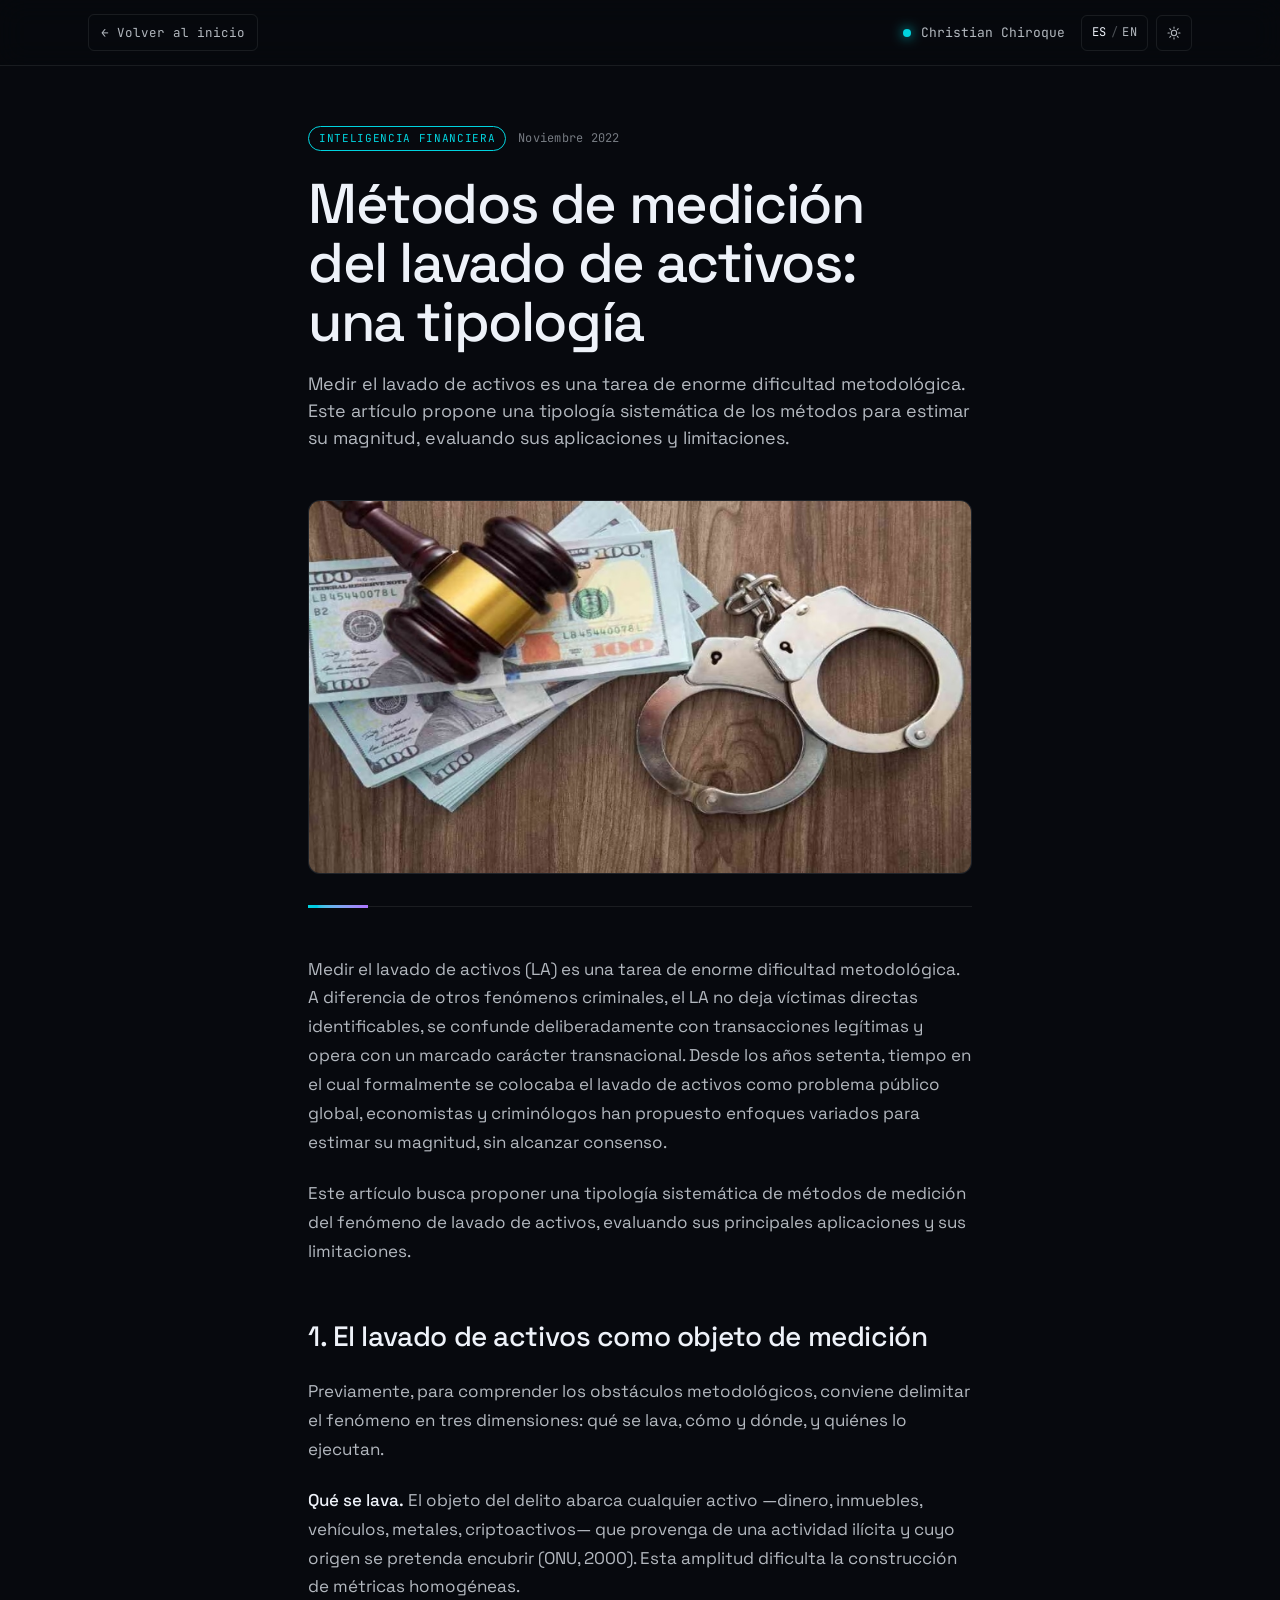
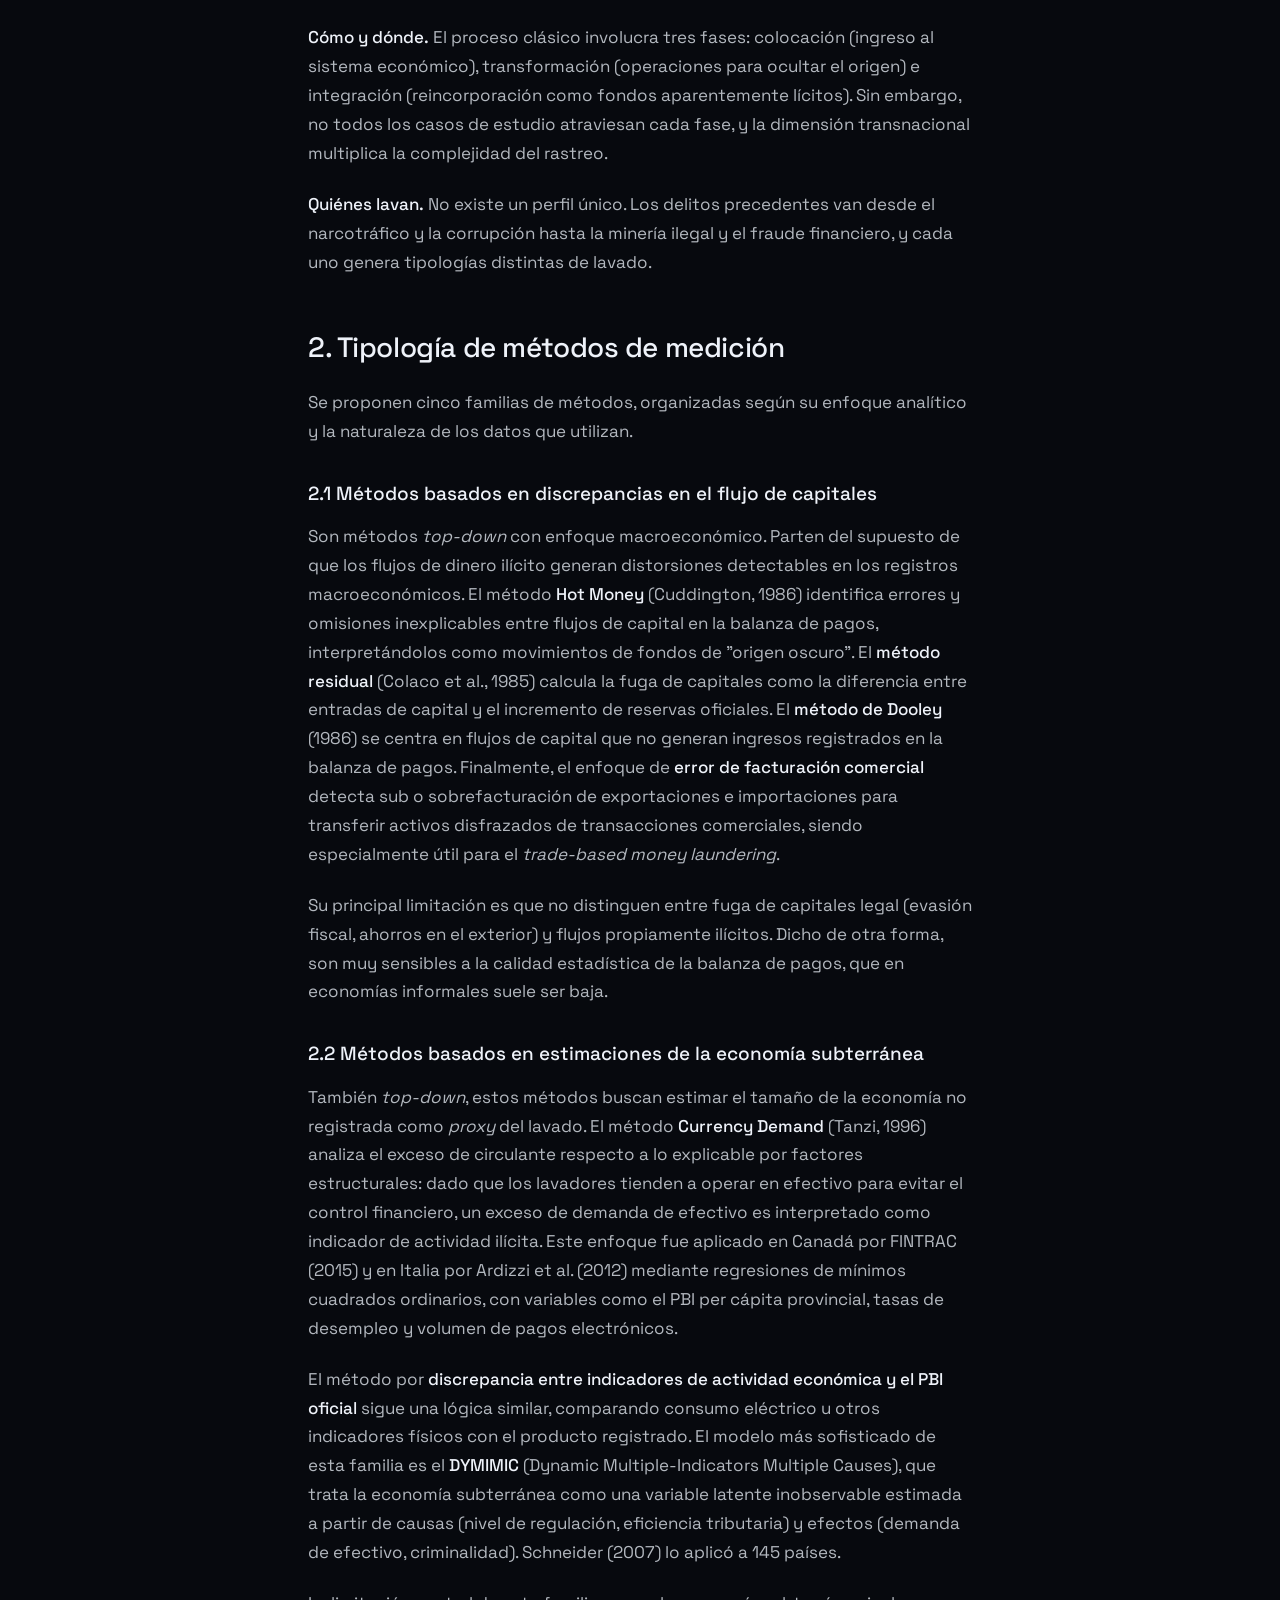
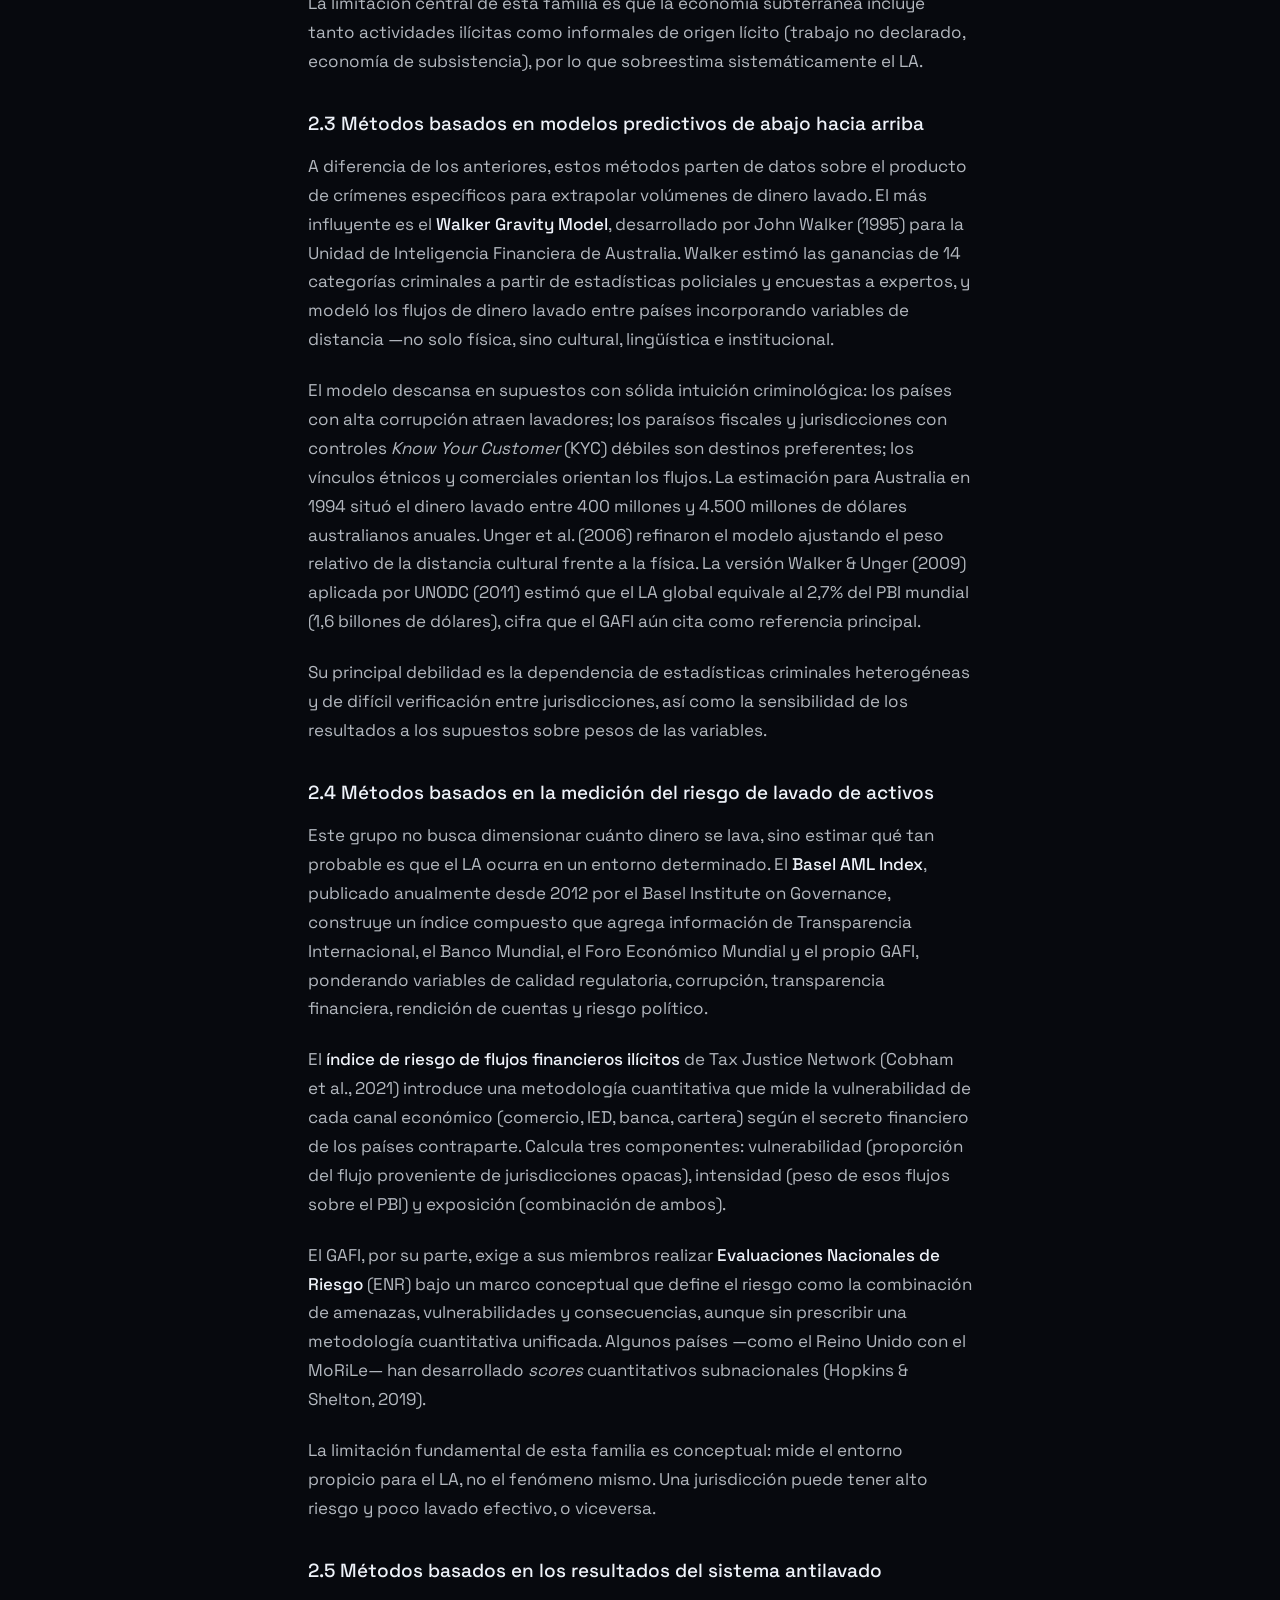
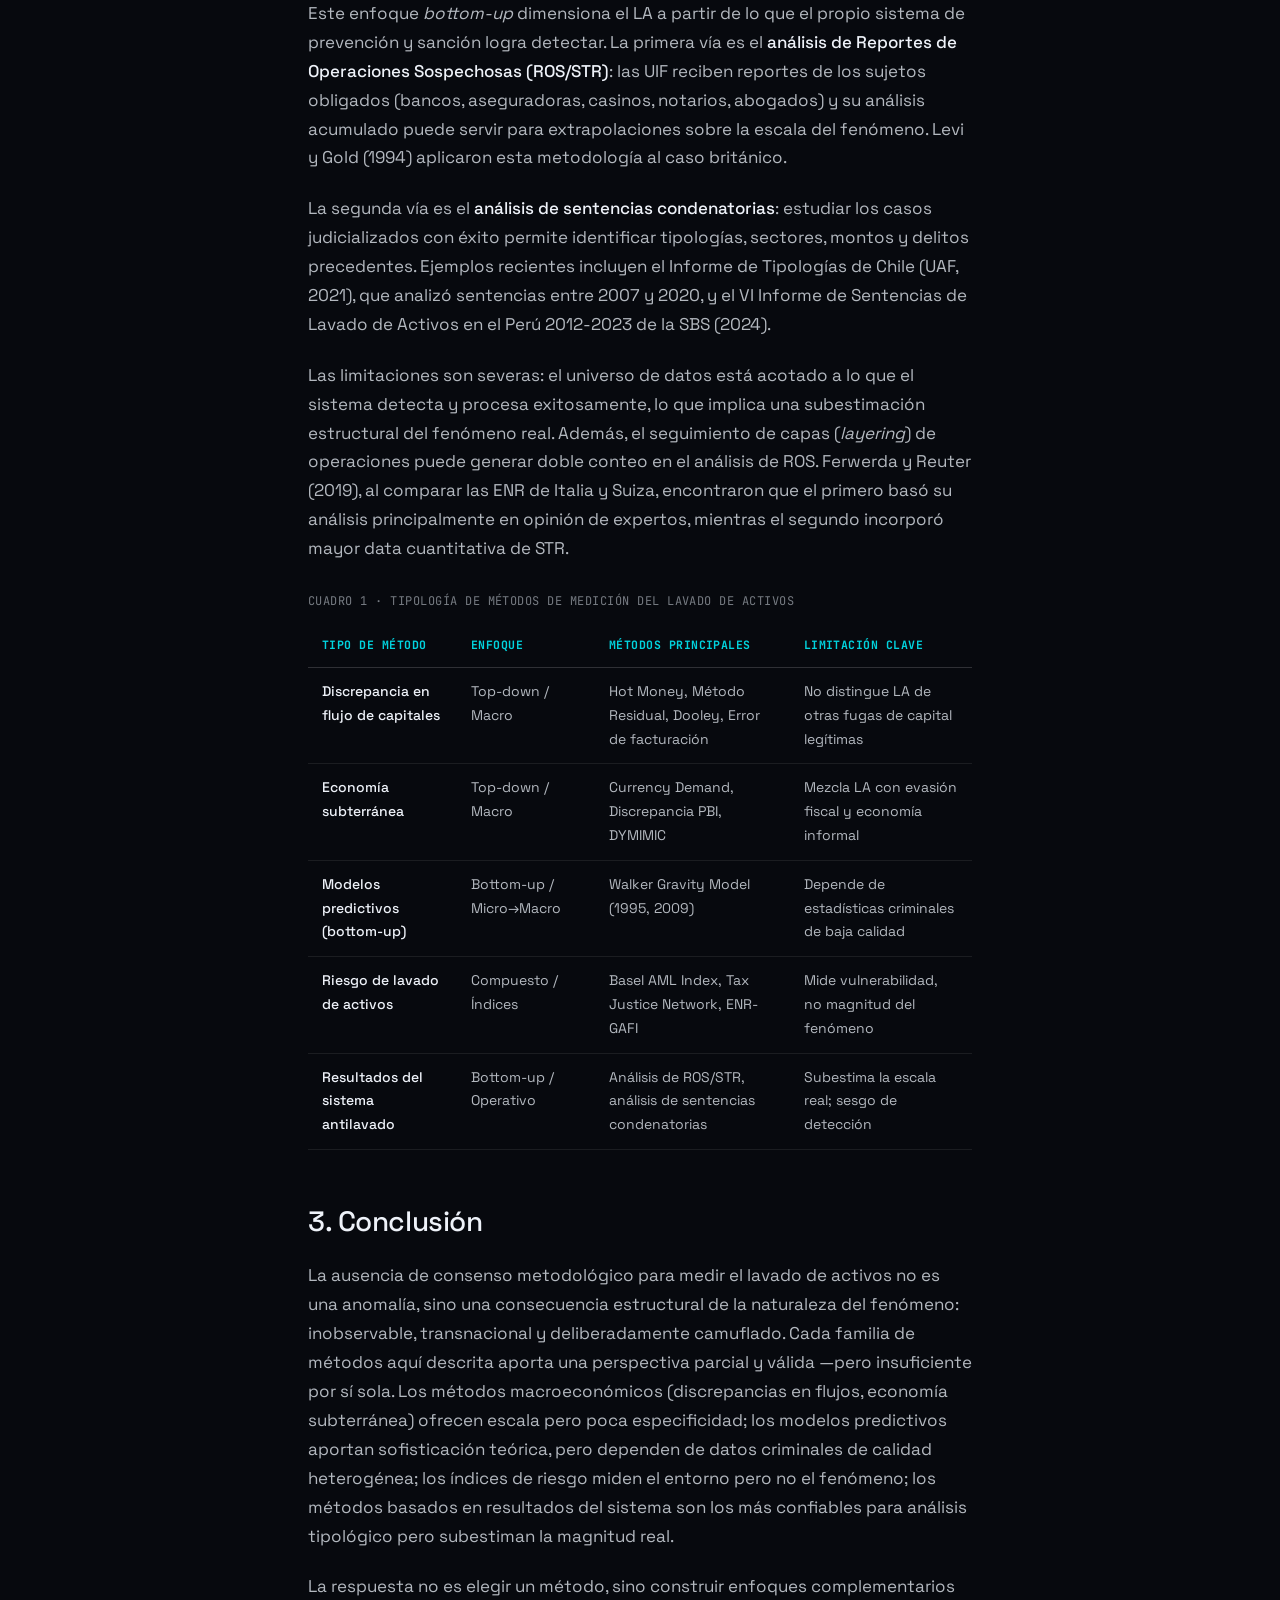
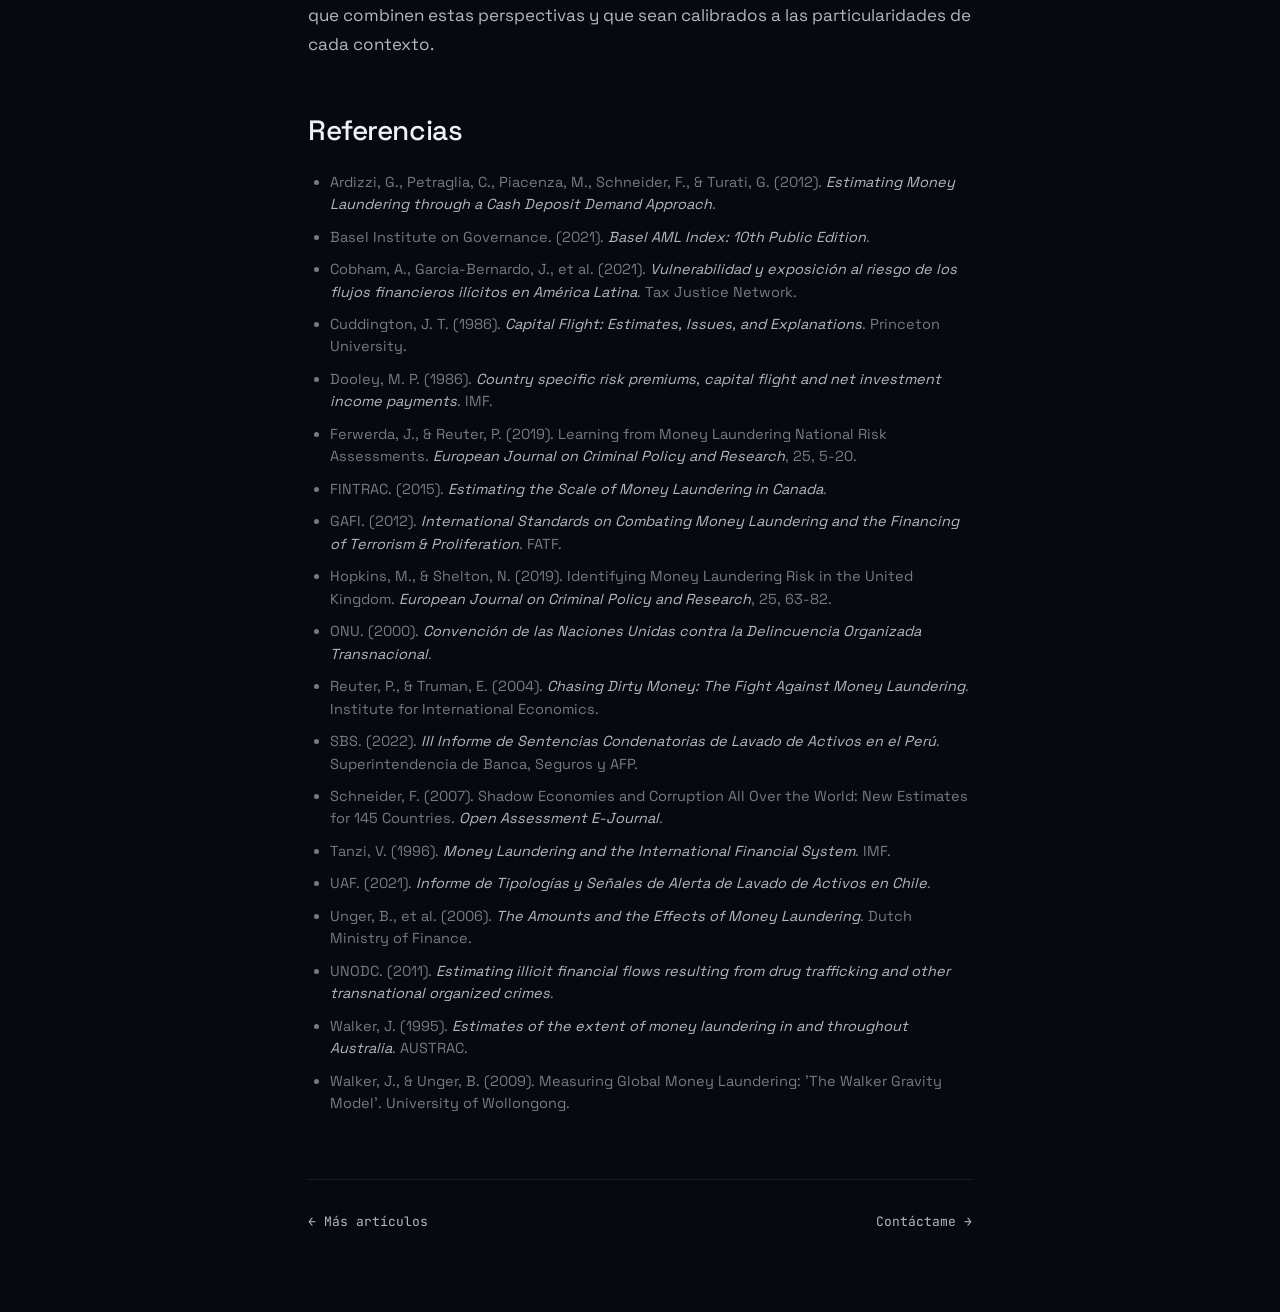
<file: posts/metodos-medicion-lavado.es.html>
<!doctype html>
<html lang="es" data-theme="dark" data-density="cozy" data-card="glass">
<head>
  <meta charset="utf-8">
  <meta name="viewport" content="width=device-width,initial-scale=1">
  <title>Métodos de medición del lavado de activos: una tipología — Christian Chiroque Ruiz</title>
  <meta name="description" content="Una tipología sistemática de los métodos para estimar la magnitud del lavado de activos, con sus principales aplicaciones y limitaciones.">
  <meta name="theme-color" content="#0a0a0f">
  <link rel="preconnect" href="https://fonts.googleapis.com">
  <link rel="preconnect" href="https://fonts.gstatic.com" crossorigin>
  <link href="https://fonts.googleapis.com/css2?family=Space+Grotesk:wght@400;500;600&family=JetBrains+Mono:wght@400;500&display=swap" rel="stylesheet">
  <link rel="stylesheet" href="../styles.css">
  <link rel="stylesheet" href="post.css">
</head>
<body>

<header class="post-nav">
  <div class="container post-nav__inner">
    <a href="../index.html#blog" class="post-nav__back">
      <span class="arrow">←</span>
      <span>Volver al inicio</span>
    </a>
    <a class="post-nav__brand" href="../index.html">
      <span class="dot"></span>
      <span>Christian Chiroque</span>
    </a>
    <div class="nav__tools">
      <a class="icon-btn lang-btn" href="metodos-medicion-lavado.en.html" aria-label="Toggle language">
        <span class="lang-current">ES</span>
        <span class="lang-sep">/</span>
        <span class="lang-other">EN</span>
      </a>
      <button class="icon-btn" id="theme-toggle" aria-label="Toggle theme">
        <svg viewBox="0 0 24 24" fill="none" stroke="currentColor" stroke-width="1.6" stroke-linecap="round"><circle cx="12" cy="12" r="4"/><path d="M12 3v2M12 19v2M3 12h2M19 12h2M5.6 5.6l1.4 1.4M17 17l1.4 1.4M5.6 18.4 7 17M17 7l1.4-1.4"/></svg>
      </button>
    </div>
  </div>
</header>

<main class="post-wrap">
  <div class="post-meta">
    <span class="tag-pill">Inteligencia financiera</span>
    <span>Noviembre 2022</span>
  </div>
  <h1 class="post-title">Métodos de medición del lavado de activos: una tipología</h1>
  <p class="post-lede">Medir el lavado de activos es una tarea de enorme dificultad metodológica. Este artículo propone una tipología sistemática de los métodos para estimar su magnitud, evaluando sus aplicaciones y limitaciones.</p>
  <figure class="post-hero"><img src="../assets/post-medicion.jpg" alt="Medición del lavado de activos"></figure>
  <div class="post-divider"></div>
  <article class="post-body">

<p>Medir el lavado de activos (LA) es una tarea de enorme dificultad metodológica. A diferencia de otros fenómenos criminales, el LA no deja víctimas directas identificables, se confunde deliberadamente con transacciones legítimas y opera con un marcado carácter transnacional. Desde los años setenta, tiempo en el cual formalmente se colocaba el lavado de activos como problema público global, economistas y criminólogos han propuesto enfoques variados para estimar su magnitud, sin alcanzar consenso.</p>

<p>Este artículo busca proponer una tipología sistemática de métodos de medición del fenómeno de lavado de activos, evaluando sus principales aplicaciones y sus limitaciones.</p>

<h2>1. El lavado de activos como objeto de medición</h2>

<p>Previamente, para comprender los obstáculos metodológicos, conviene delimitar el fenómeno en tres dimensiones: qué se lava, cómo y dónde, y quiénes lo ejecutan.</p>

<p><strong>Qué se lava.</strong> El objeto del delito abarca cualquier activo —dinero, inmuebles, vehículos, metales, criptoactivos— que provenga de una actividad ilícita y cuyo origen se pretenda encubrir (ONU, 2000). Esta amplitud dificulta la construcción de métricas homogéneas.</p>

<p><strong>Cómo y dónde.</strong> El proceso clásico involucra tres fases: colocación (ingreso al sistema económico), transformación (operaciones para ocultar el origen) e integración (reincorporación como fondos aparentemente lícitos). Sin embargo, no todos los casos de estudio atraviesan cada fase, y la dimensión transnacional multiplica la complejidad del rastreo.</p>

<p><strong>Quiénes lavan.</strong> No existe un perfil único. Los delitos precedentes van desde el narcotráfico y la corrupción hasta la minería ilegal y el fraude financiero, y cada uno genera tipologías distintas de lavado.</p>

<h2>2. Tipología de métodos de medición</h2>

<p>Se proponen cinco familias de métodos, organizadas según su enfoque analítico y la naturaleza de los datos que utilizan.</p>

<h3>2.1 Métodos basados en discrepancias en el flujo de capitales</h3>

<p>Son métodos <em>top-down</em> con enfoque macroeconómico. Parten del supuesto de que los flujos de dinero ilícito generan distorsiones detectables en los registros macroeconómicos. El método <strong>Hot Money</strong> (Cuddington, 1986) identifica errores y omisiones inexplicables entre flujos de capital en la balanza de pagos, interpretándolos como movimientos de fondos de "origen oscuro". El <strong>método residual</strong> (Colaco et al., 1985) calcula la fuga de capitales como la diferencia entre entradas de capital y el incremento de reservas oficiales. El <strong>método de Dooley</strong> (1986) se centra en flujos de capital que no generan ingresos registrados en la balanza de pagos. Finalmente, el enfoque de <strong>error de facturación comercial</strong> detecta sub o sobrefacturación de exportaciones e importaciones para transferir activos disfrazados de transacciones comerciales, siendo especialmente útil para el <em>trade-based money laundering</em>.</p>

<p>Su principal limitación es que no distinguen entre fuga de capitales legal (evasión fiscal, ahorros en el exterior) y flujos propiamente ilícitos. Dicho de otra forma, son muy sensibles a la calidad estadística de la balanza de pagos, que en economías informales suele ser baja.</p>

<h3>2.2 Métodos basados en estimaciones de la economía subterránea</h3>

<p>También <em>top-down</em>, estos métodos buscan estimar el tamaño de la economía no registrada como <em>proxy</em> del lavado. El método <strong>Currency Demand</strong> (Tanzi, 1996) analiza el exceso de circulante respecto a lo explicable por factores estructurales: dado que los lavadores tienden a operar en efectivo para evitar el control financiero, un exceso de demanda de efectivo es interpretado como indicador de actividad ilícita. Este enfoque fue aplicado en Canadá por FINTRAC (2015) y en Italia por Ardizzi et al. (2012) mediante regresiones de mínimos cuadrados ordinarios, con variables como el PBI per cápita provincial, tasas de desempleo y volumen de pagos electrónicos.</p>

<p>El método por <strong>discrepancia entre indicadores de actividad económica y el PBI oficial</strong> sigue una lógica similar, comparando consumo eléctrico u otros indicadores físicos con el producto registrado. El modelo más sofisticado de esta familia es el <strong>DYMIMIC</strong> (Dynamic Multiple-Indicators Multiple Causes), que trata la economía subterránea como una variable latente inobservable estimada a partir de causas (nivel de regulación, eficiencia tributaria) y efectos (demanda de efectivo, criminalidad). Schneider (2007) lo aplicó a 145 países.</p>

<p>La limitación central de esta familia es que la economía subterránea incluye tanto actividades ilícitas como informales de origen lícito (trabajo no declarado, economía de subsistencia), por lo que sobreestima sistemáticamente el LA.</p>

<h3>2.3 Métodos basados en modelos predictivos de abajo hacia arriba</h3>

<p>A diferencia de los anteriores, estos métodos parten de datos sobre el producto de crímenes específicos para extrapolar volúmenes de dinero lavado. El más influyente es el <strong>Walker Gravity Model</strong>, desarrollado por John Walker (1995) para la Unidad de Inteligencia Financiera de Australia. Walker estimó las ganancias de 14 categorías criminales a partir de estadísticas policiales y encuestas a expertos, y modeló los flujos de dinero lavado entre países incorporando variables de distancia —no solo física, sino cultural, lingüística e institucional.</p>

<p>El modelo descansa en supuestos con sólida intuición criminológica: los países con alta corrupción atraen lavadores; los paraísos fiscales y jurisdicciones con controles <em>Know Your Customer</em> (KYC) débiles son destinos preferentes; los vínculos étnicos y comerciales orientan los flujos. La estimación para Australia en 1994 situó el dinero lavado entre 400 millones y 4.500 millones de dólares australianos anuales. Unger et al. (2006) refinaron el modelo ajustando el peso relativo de la distancia cultural frente a la física. La versión Walker &amp; Unger (2009) aplicada por UNODC (2011) estimó que el LA global equivale al 2,7% del PBI mundial (1,6 billones de dólares), cifra que el GAFI aún cita como referencia principal.</p>

<p>Su principal debilidad es la dependencia de estadísticas criminales heterogéneas y de difícil verificación entre jurisdicciones, así como la sensibilidad de los resultados a los supuestos sobre pesos de las variables.</p>

<h3>2.4 Métodos basados en la medición del riesgo de lavado de activos</h3>

<p>Este grupo no busca dimensionar cuánto dinero se lava, sino estimar qué tan probable es que el LA ocurra en un entorno determinado. El <strong>Basel AML Index</strong>, publicado anualmente desde 2012 por el Basel Institute on Governance, construye un índice compuesto que agrega información de Transparencia Internacional, el Banco Mundial, el Foro Económico Mundial y el propio GAFI, ponderando variables de calidad regulatoria, corrupción, transparencia financiera, rendición de cuentas y riesgo político.</p>

<p>El <strong>índice de riesgo de flujos financieros ilícitos</strong> de Tax Justice Network (Cobham et al., 2021) introduce una metodología cuantitativa que mide la vulnerabilidad de cada canal económico (comercio, IED, banca, cartera) según el secreto financiero de los países contraparte. Calcula tres componentes: vulnerabilidad (proporción del flujo proveniente de jurisdicciones opacas), intensidad (peso de esos flujos sobre el PBI) y exposición (combinación de ambos).</p>

<p>El GAFI, por su parte, exige a sus miembros realizar <strong>Evaluaciones Nacionales de Riesgo</strong> (ENR) bajo un marco conceptual que define el riesgo como la combinación de amenazas, vulnerabilidades y consecuencias, aunque sin prescribir una metodología cuantitativa unificada. Algunos países —como el Reino Unido con el MoRiLe— han desarrollado <em>scores</em> cuantitativos subnacionales (Hopkins &amp; Shelton, 2019).</p>

<p>La limitación fundamental de esta familia es conceptual: mide el entorno propicio para el LA, no el fenómeno mismo. Una jurisdicción puede tener alto riesgo y poco lavado efectivo, o viceversa.</p>

<h3>2.5 Métodos basados en los resultados del sistema antilavado</h3>

<p>Este enfoque <em>bottom-up</em> dimensiona el LA a partir de lo que el propio sistema de prevención y sanción logra detectar. La primera vía es el <strong>análisis de Reportes de Operaciones Sospechosas (ROS/STR)</strong>: las UIF reciben reportes de los sujetos obligados (bancos, aseguradoras, casinos, notarios, abogados) y su análisis acumulado puede servir para extrapolaciones sobre la escala del fenómeno. Levi y Gold (1994) aplicaron esta metodología al caso británico.</p>

<p>La segunda vía es el <strong>análisis de sentencias condenatorias</strong>: estudiar los casos judicializados con éxito permite identificar tipologías, sectores, montos y delitos precedentes. Ejemplos recientes incluyen el Informe de Tipologías de Chile (UAF, 2021), que analizó sentencias entre 2007 y 2020, y el VI Informe de Sentencias de Lavado de Activos en el Perú 2012-2023 de la SBS (2024).</p>

<p>Las limitaciones son severas: el universo de datos está acotado a lo que el sistema detecta y procesa exitosamente, lo que implica una subestimación estructural del fenómeno real. Además, el seguimiento de capas (<em>layering</em>) de operaciones puede generar doble conteo en el análisis de ROS. Ferwerda y Reuter (2019), al comparar las ENR de Italia y Suiza, encontraron que el primero basó su análisis principalmente en opinión de expertos, mientras el segundo incorporó mayor data cuantitativa de STR.</p>

<div class="post-table-wrap">
  <table class="post-table">
    <caption>Cuadro 1 · Tipología de métodos de medición del lavado de activos</caption>
    <thead>
      <tr><th>Tipo de método</th><th>Enfoque</th><th>Métodos principales</th><th>Limitación clave</th></tr>
    </thead>
    <tbody>
      <tr>
        <td>Discrepancia en flujo de capitales</td>
        <td>Top-down / Macro</td>
        <td>Hot Money, Método Residual, Dooley, Error de facturación</td>
        <td>No distingue LA de otras fugas de capital legítimas</td>
      </tr>
      <tr>
        <td>Economía subterránea</td>
        <td>Top-down / Macro</td>
        <td>Currency Demand, Discrepancia PBI, DYMIMIC</td>
        <td>Mezcla LA con evasión fiscal y economía informal</td>
      </tr>
      <tr>
        <td>Modelos predictivos (bottom-up)</td>
        <td>Bottom-up / Micro→Macro</td>
        <td>Walker Gravity Model (1995, 2009)</td>
        <td>Depende de estadísticas criminales de baja calidad</td>
      </tr>
      <tr>
        <td>Riesgo de lavado de activos</td>
        <td>Compuesto / Índices</td>
        <td>Basel AML Index, Tax Justice Network, ENR-GAFI</td>
        <td>Mide vulnerabilidad, no magnitud del fenómeno</td>
      </tr>
      <tr>
        <td>Resultados del sistema antilavado</td>
        <td>Bottom-up / Operativo</td>
        <td>Análisis de ROS/STR, análisis de sentencias condenatorias</td>
        <td>Subestima la escala real; sesgo de detección</td>
      </tr>
    </tbody>
  </table>
</div>

<h2>3. Conclusión</h2>

<p>La ausencia de consenso metodológico para medir el lavado de activos no es una anomalía, sino una consecuencia estructural de la naturaleza del fenómeno: inobservable, transnacional y deliberadamente camuflado. Cada familia de métodos aquí descrita aporta una perspectiva parcial y válida —pero insuficiente por sí sola. Los métodos macroeconómicos (discrepancias en flujos, economía subterránea) ofrecen escala pero poca especificidad; los modelos predictivos aportan sofisticación teórica, pero dependen de datos criminales de calidad heterogénea; los índices de riesgo miden el entorno pero no el fenómeno; los métodos basados en resultados del sistema son los más confiables para análisis tipológico pero subestiman la magnitud real.</p>

<p>La respuesta no es elegir un método, sino construir enfoques complementarios que combinen estas perspectivas y que sean calibrados a las particularidades de cada contexto.</p>

<h2>Referencias</h2>

<ul class="post-refs">
<li>Ardizzi, G., Petraglia, C., Piacenza, M., Schneider, F., &amp; Turati, G. (2012). <em>Estimating Money Laundering through a Cash Deposit Demand Approach</em>.</li>
<li>Basel Institute on Governance. (2021). <em>Basel AML Index: 10th Public Edition</em>.</li>
<li>Cobham, A., Garcia-Bernardo, J., et al. (2021). <em>Vulnerabilidad y exposición al riesgo de los flujos financieros ilícitos en América Latina</em>. Tax Justice Network.</li>
<li>Cuddington, J. T. (1986). <em>Capital Flight: Estimates, Issues, and Explanations</em>. Princeton University.</li>
<li>Dooley, M. P. (1986). <em>Country specific risk premiums, capital flight and net investment income payments</em>. IMF.</li>
<li>Ferwerda, J., &amp; Reuter, P. (2019). Learning from Money Laundering National Risk Assessments. <em>European Journal on Criminal Policy and Research</em>, 25, 5-20.</li>
<li>FINTRAC. (2015). <em>Estimating the Scale of Money Laundering in Canada</em>.</li>
<li>GAFI. (2012). <em>International Standards on Combating Money Laundering and the Financing of Terrorism &amp; Proliferation</em>. FATF.</li>
<li>Hopkins, M., &amp; Shelton, N. (2019). Identifying Money Laundering Risk in the United Kingdom. <em>European Journal on Criminal Policy and Research</em>, 25, 63-82.</li>
<li>ONU. (2000). <em>Convención de las Naciones Unidas contra la Delincuencia Organizada Transnacional</em>.</li>
<li>Reuter, P., &amp; Truman, E. (2004). <em>Chasing Dirty Money: The Fight Against Money Laundering</em>. Institute for International Economics.</li>
<li>SBS. (2022). <em>III Informe de Sentencias Condenatorias de Lavado de Activos en el Perú</em>. Superintendencia de Banca, Seguros y AFP.</li>
<li>Schneider, F. (2007). Shadow Economies and Corruption All Over the World: New Estimates for 145 Countries. <em>Open Assessment E-Journal</em>.</li>
<li>Tanzi, V. (1996). <em>Money Laundering and the International Financial System</em>. IMF.</li>
<li>UAF. (2021). <em>Informe de Tipologías y Señales de Alerta de Lavado de Activos en Chile</em>.</li>
<li>Unger, B., et al. (2006). <em>The Amounts and the Effects of Money Laundering</em>. Dutch Ministry of Finance.</li>
<li>UNODC. (2011). <em>Estimating illicit financial flows resulting from drug trafficking and other transnational organized crimes</em>.</li>
<li>Walker, J. (1995). <em>Estimates of the extent of money laundering in and throughout Australia</em>. AUSTRAC.</li>
<li>Walker, J., &amp; Unger, B. (2009). Measuring Global Money Laundering: 'The Walker Gravity Model'. University of Wollongong.</li>
</ul>

  </article>

  <footer class="post-foot">
    <a href="../index.html#blog">
      <span>←</span>
      <span>Más artículos</span>
    </a>
    <a href="../index.html#contact">
      <span>Contáctame</span>
      <span>→</span>
    </a>
  </footer>
</main>

<script>
  (function(){
    var root = document.documentElement;
    var btn = document.getElementById("theme-toggle");
    var saved = localStorage.getItem("ccr.theme") || "dark";
    root.setAttribute("data-theme", saved);
    btn.addEventListener("click", function(){
      var next = root.getAttribute("data-theme") === "dark" ? "light" : "dark";
      root.setAttribute("data-theme", next);
      localStorage.setItem("ccr.theme", next);
    });
  })();
</script>

</body>
</html>
</file>
<file: styles.css>
/* =========================================================
   Christian Chiroque Ruiz — Personal Site
   Tokens, themes, layout, components, animations.
   ========================================================= */

/* ---------- Tokens ---------- */
:root {
  /* Accent (cyan default; tweak swaps the hue/triad) */
  --accent-1: oklch(78% 0.16 200);          /* cyan */
  --accent-2: oklch(68% 0.20 300);          /* violet */
  --accent-1-rgb: 34 211 238;
  --accent-2-rgb: 168 85 247;

  /* Density (spacing scale multiplier) */
  --density: 1;

  /* Type */
  --font-display: "Space Grotesk", ui-sans-serif, system-ui, sans-serif;
  --font-mono:    "JetBrains Mono", ui-monospace, "SFMono-Regular", Menlo, monospace;

  /* Radii / motion */
  --r-sm: 6px;
  --r-md: 12px;
  --r-lg: 20px;
  --ease: cubic-bezier(.2,.7,.2,1);

  /* Layout */
  --maxw: 1200px;
  --gutter: clamp(20px, 4vw, 48px);
  --section-pad: calc(120px * var(--density));

  /* Card style flag (set by Tweaks) */
  --card-bg: rgba(255,255,255,0.02);
  --card-border: 1px solid rgba(255,255,255,0.08);
  --card-blur: 0px;
  --card-shadow: none;
}

/* Dark (default) */
:root[data-theme="dark"] {
  --bg: oklch(14% 0.012 260);
  --bg-2: oklch(17% 0.014 260);
  --bg-3: oklch(20% 0.016 260);
  --fg: oklch(96% 0.01 260);
  --fg-2: oklch(78% 0.012 260);
  --fg-3: oklch(58% 0.012 260);
  --line: oklch(100% 0 0 / 0.08);
  --line-strong: oklch(100% 0 0 / 0.16);
  --card-bg: oklch(20% 0.014 260 / 0.5);
  --grid-line: oklch(100% 0 0 / 0.04);
  --grid-line-bright: oklch(100% 0 0 / 0.10);
  --shadow-glow: 0 0 60px -20px var(--accent-1);
}

/* Light */
:root[data-theme="light"] {
  --bg: oklch(98% 0.005 260);
  --bg-2: oklch(96% 0.006 260);
  --bg-3: oklch(94% 0.008 260);
  --fg: oklch(20% 0.012 260);
  --fg-2: oklch(38% 0.012 260);
  --fg-3: oklch(55% 0.010 260);
  --line: oklch(20% 0.012 260 / 0.10);
  --line-strong: oklch(20% 0.012 260 / 0.20);
  --card-bg: oklch(100% 0 0 / 0.7);
  --grid-line: oklch(20% 0.012 260 / 0.04);
  --grid-line-bright: oklch(20% 0.012 260 / 0.10);
  --shadow-glow: 0 10px 40px -20px oklch(20% 0.012 260 / 0.4);
  --accent-1: oklch(60% 0.16 200);
  --accent-2: oklch(54% 0.22 300);
}

/* Card-style variants (tweakable) */
:root[data-card="bordered"] {
  --card-bg: transparent;
  --card-border: 1px solid var(--line);
  --card-blur: 0px;
  --card-shadow: none;
}
:root[data-card="glass"] {
  --card-bg: color-mix(in oklch, var(--bg-2) 70%, transparent);
  --card-border: 1px solid var(--line);
  --card-blur: 12px;
  --card-shadow: 0 1px 0 oklch(100% 0 0 / 0.04) inset;
}
:root[data-card="flat"] {
  --card-bg: var(--bg-2);
  --card-border: 1px solid transparent;
  --card-blur: 0px;
  --card-shadow: none;
}

/* Density variants */
:root[data-density="compact"]  { --density: 0.78; }
:root[data-density="cozy"]     { --density: 1; }
:root[data-density="spacious"] { --density: 1.22; }

/* ---------- Reset ---------- */
*, *::before, *::after { box-sizing: border-box; }
html { scroll-behavior: smooth; -webkit-text-size-adjust: 100%; }
body {
  margin: 0;
  font-family: var(--font-display);
  background: var(--bg);
  color: var(--fg);
  font-size: 16px;
  line-height: 1.55;
  -webkit-font-smoothing: antialiased;
  text-rendering: optimizeLegibility;
  overflow-x: hidden;
}
a { color: inherit; text-decoration: none; }
img { max-width: 100%; display: block; }
button { font: inherit; color: inherit; background: none; border: 0; cursor: pointer; }

::selection { background: color-mix(in oklch, var(--accent-1) 40%, transparent); color: var(--fg); }

/* ---------- Container ---------- */
.container {
  max-width: var(--maxw);
  margin: 0 auto;
  padding-inline: var(--gutter);
}

/* ---------- Nav ---------- */
.nav {
  position: fixed;
  inset: 0 0 auto 0;
  z-index: 50;
  backdrop-filter: blur(14px);
  -webkit-backdrop-filter: blur(14px);
  background: color-mix(in oklch, var(--bg) 70%, transparent);
  border-bottom: 1px solid transparent;
  transition: border-color .3s var(--ease), background .3s var(--ease);
}
.nav.is-scrolled { border-bottom-color: var(--line); }
.nav__inner {
  display: flex;
  align-items: center;
  gap: 24px;
  padding-block: 14px;
}
.nav__brand {
  font-family: var(--font-mono);
  font-size: 13px;
  letter-spacing: 0.02em;
  display: inline-flex;
  align-items: center;
  gap: 10px;
  white-space: nowrap;
}
.nav__brand .dot {
  width: 8px; height: 8px; border-radius: 50%;
  background: var(--accent-1);
  box-shadow: 0 0 12px var(--accent-1);
  animation: pulse 2.4s var(--ease) infinite;
}
@keyframes pulse {
  0%,100% { transform: scale(1); opacity: 1; }
  50% { transform: scale(1.4); opacity: 0.7; }
}
.nav__links {
  display: flex;
  gap: 4px;
  margin-left: auto;
  flex-wrap: wrap;
}
.nav__link {
  font-family: var(--font-mono);
  font-size: 12.5px;
  padding: 8px 12px;
  border-radius: var(--r-sm);
  color: var(--fg-2);
  position: relative;
  transition: color .2s var(--ease);
}
.nav__link::after {
  content: "";
  position: absolute;
  left: 12px; right: 12px; bottom: 4px;
  height: 1px;
  background: var(--accent-1);
  transform: scaleX(0);
  transform-origin: left;
  transition: transform .35s var(--ease);
}
.nav__link:hover { color: var(--fg); }
.nav__link:hover::after,
.nav__link.is-active::after { transform: scaleX(1); }
.nav__link.is-active { color: var(--fg); }

.nav__tools {
  display: flex;
  gap: 8px;
  align-items: center;
}
.icon-btn {
  width: 36px; height: 36px;
  display: inline-flex;
  align-items: center;
  justify-content: center;
  border-radius: var(--r-sm);
  border: 1px solid var(--line);
  color: var(--fg-2);
  transition: color .2s var(--ease), border-color .2s var(--ease), background .2s var(--ease);
}
.icon-btn:hover { color: var(--fg); border-color: var(--line-strong); background: var(--bg-2); }
.icon-btn svg { width: 16px; height: 16px; }

.lang-btn {
  font-family: var(--font-mono);
  font-size: 12px;
  padding: 0 10px;
  width: auto;
  min-width: 36px;
  height: 36px;
  letter-spacing: 0.04em;
}
.lang-btn .lang-current { color: var(--fg); }
.lang-btn .lang-sep { opacity: 0.4; padding: 0 4px; }

/* Hamburger button — hidden on desktop */
.nav__burger { display: none; }
.nav__burger-box {
  position: relative;
  width: 18px;
  height: 12px;
  display: block;
}
.nav__burger-line {
  position: absolute;
  left: 0;
  width: 100%;
  height: 1.6px;
  background: currentColor;
  border-radius: 2px;
  transition: transform .3s var(--ease), opacity .2s var(--ease), top .3s var(--ease);
}
.nav__burger-line:nth-child(1) { top: 0; }
.nav__burger-line:nth-child(2) { top: 5px; }
.nav__burger-line:nth-child(3) { top: 10px; }
.nav.is-open .nav__burger-line:nth-child(1) { top: 5px; transform: rotate(45deg); }
.nav.is-open .nav__burger-line:nth-child(2) { opacity: 0; }
.nav.is-open .nav__burger-line:nth-child(3) { top: 5px; transform: rotate(-45deg); }

.nav__scrim {
  position: fixed;
  inset: 0;
  z-index: 40;
  background: oklch(0% 0 0 / 0.5);
  backdrop-filter: blur(2px);
  opacity: 0;
  pointer-events: none;
  transition: opacity .3s var(--ease);
}
.nav.is-open .nav__scrim { opacity: 1; pointer-events: auto; }

@media (max-width: 760px) {
  .nav__burger { display: inline-flex; }

  .nav__links {
    position: fixed;
    top: 64px;
    left: 12px;
    right: 12px;
    flex-direction: column;
    gap: 2px;
    padding: 10px;
    background: color-mix(in oklch, var(--bg-2) 96%, transparent);
    backdrop-filter: blur(18px);
    -webkit-backdrop-filter: blur(18px);
    border: 1px solid var(--line);
    border-radius: var(--r-md);
    box-shadow: 0 24px 60px -20px rgb(0 0 0 / 0.5);
    z-index: 45;
    /* hidden state */
    opacity: 0;
    transform: translateY(-10px) scale(0.98);
    transform-origin: top right;
    pointer-events: none;
    transition: opacity .25s var(--ease), transform .25s var(--ease);
  }
  .nav.is-open .nav__links {
    opacity: 1;
    transform: none;
    pointer-events: auto;
  }
  .nav__link {
    font-size: 15px;
    font-family: var(--font-display);
    padding: 13px 14px;
    border-radius: var(--r-sm);
  }
  .nav__link::after { display: none; }
  .nav__link:hover,
  .nav__link.is-active { background: color-mix(in oklch, var(--accent-1) 14%, transparent); }
  .nav.is-open .nav__scrim { opacity: 1; }
}

/* ---------- Section primitives ---------- */
section {
  padding-block: var(--section-pad);
  position: relative;
}
.kicker {
  font-family: var(--font-mono);
  font-size: 12px;
  letter-spacing: 0.08em;
  color: var(--accent-1);
  text-transform: uppercase;
  margin: 0 0 18px;
  display: inline-flex;
  align-items: center;
  gap: 10px;
}
.kicker::before {
  content: "";
  width: 24px; height: 1px;
  background: var(--accent-1);
  display: inline-block;
}
.section-title {
  font-size: clamp(34px, 5vw, 56px);
  line-height: 1.05;
  letter-spacing: -0.02em;
  margin: 0 0 16px;
  font-weight: 500;
  text-wrap: balance;
}
.section-sub {
  color: var(--fg-2);
  max-width: 56ch;
  margin: 0 0 calc(48px * var(--density));
  text-wrap: pretty;
}
.section-head { margin-bottom: calc(48px * var(--density)); }

/* ---------- Hero ---------- */
.hero {
  min-height: min(100svh, 900px);
  padding-top: max(140px, calc(120px * var(--density)));
  display: flex;
  align-items: center;
  position: relative;
}
.hero__grid-bg {
  position: absolute;
  inset: 0;
  pointer-events: none;
  overflow: hidden;
  z-index: 0;
  mask-image: radial-gradient(ellipse at 70% 40%, black 30%, transparent 75%);
  -webkit-mask-image: radial-gradient(ellipse at 70% 40%, black 30%, transparent 75%);
}
.hero__grid-bg svg { width: 100%; height: 100%; }

.hero__inner {
  position: relative;
  z-index: 1;
  display: grid;
  grid-template-columns: minmax(0, 1.2fr) minmax(0, 1fr);
  gap: clamp(32px, 5vw, 80px);
  align-items: center;
  width: 100%;
}
.hero__eyebrow {
  font-family: var(--font-mono);
  font-size: 12.5px;
  color: var(--fg-3);
  display: inline-flex;
  align-items: center;
  gap: 10px;
  padding: 6px 12px;
  border: 1px solid var(--line);
  border-radius: 999px;
  margin-bottom: 28px;
}
.hero__eyebrow .dot {
  width: 6px; height: 6px; border-radius: 50%;
  background: oklch(78% 0.18 145);
  box-shadow: 0 0 8px oklch(78% 0.18 145);
}
.hero__name {
  font-size: clamp(44px, 7vw, 84px);
  line-height: 0.98;
  letter-spacing: -0.025em;
  margin: 0 0 16px;
  font-weight: 500;
}
.hero__name .accent {
  background: linear-gradient(120deg, oklch(72% 0.10 220), oklch(70% 0.12 280));
  -webkit-background-clip: text;
  background-clip: text;
  color: transparent;
}
:root[data-theme="light"] .hero__name .accent {
  background: linear-gradient(120deg, oklch(52% 0.14 230), oklch(50% 0.16 290));
  -webkit-background-clip: text;
  background-clip: text;
  color: transparent;
}
.hero__role {
  font-family: var(--font-mono);
  font-size: 14px;
  color: var(--fg-2);
  margin: 0 0 24px;
  letter-spacing: 0.02em;
}
.hero__role span + span::before {
  content: "·";
  padding: 0 10px;
  color: var(--fg-3);
}
.hero__tagline {
  font-size: clamp(16px, 1.4vw, 19px);
  color: var(--fg-2);
  max-width: 56ch;
  margin: 0 0 36px;
  text-wrap: pretty;
}
.hero__cta {
  display: flex;
  gap: 12px;
  flex-wrap: wrap;
  margin-bottom: 56px;
}
.btn {
  display: inline-flex;
  align-items: center;
  gap: 10px;
  padding: 14px 22px;
  border-radius: var(--r-sm);
  font-family: var(--font-mono);
  font-size: 13px;
  letter-spacing: 0.02em;
  border: 1px solid var(--line);
  color: var(--fg);
  background: var(--bg-2);
  transition: transform .2s var(--ease), border-color .2s var(--ease), background .2s var(--ease), color .2s var(--ease);
}
.btn:hover { transform: translateY(-2px); border-color: var(--line-strong); }
.btn--primary {
  background: var(--fg);
  color: var(--bg);
  border-color: var(--fg);
}
.btn--primary:hover {
  background: var(--accent-1);
  color: var(--bg);
  border-color: var(--accent-1);
  box-shadow: 0 8px 24px -10px var(--accent-1);
}
.btn .arrow { transition: transform .25s var(--ease); }
.btn:hover .arrow { transform: translateX(4px); }

.hero__stats {
  display: grid;
  grid-template-columns: repeat(3, 1fr);
  gap: 24px;
  max-width: 520px;
}
.stat__num {
  font-size: clamp(28px, 3vw, 40px);
  font-weight: 500;
  letter-spacing: -0.02em;
  line-height: 1;
  font-feature-settings: "tnum";
}
.stat__num .plus { color: var(--accent-1); margin-left: 2px; }
.stat__label {
  font-family: var(--font-mono);
  font-size: 11px;
  color: var(--fg-3);
  margin-top: 6px;
  letter-spacing: 0.04em;
  text-transform: uppercase;
  text-wrap: balance;
}

/* Hero portrait */
.hero__portrait {
  position: relative;
  aspect-ratio: 1;
  border-radius: var(--r-md);
  overflow: hidden;
  border: 1px solid var(--line);
  background: var(--bg-2);
}
.hero__portrait img {
  width: 100%; height: 100%; object-fit: cover;
  filter: saturate(1.05) contrast(1.02);
}
.hero__socials {
  position: absolute;
  left: 12px; bottom: 12px;
  z-index: 3;
  display: flex;
  gap: 8px;
}
.hero__social {
  width: 38px; height: 38px;
  display: inline-flex;
  align-items: center;
  justify-content: center;
  border-radius: 50%;
  background: oklch(12% 0.012 260 / 0.55);
  backdrop-filter: blur(10px);
  -webkit-backdrop-filter: blur(10px);
  border: 1px solid oklch(100% 0 0 / 0.16);
  color: oklch(96% 0 0);
  transition: transform .25s var(--ease), background .25s var(--ease), border-color .25s var(--ease);
}
.hero__social svg { width: 16px; height: 16px; }
.hero__social:hover {
  transform: translateY(-3px);
  background: var(--accent-1);
  border-color: var(--accent-1);
  color: var(--bg);
}
.hero__portrait-meta {
  position: absolute;
  inset: auto 12px 12px 12px;
  font-family: var(--font-mono);
  font-size: 11px;
  color: var(--fg);
  display: flex;
  justify-content: space-between;
  letter-spacing: 0.04em;
  z-index: 2;
  pointer-events: none;
}
.hero__portrait-meta .k { color: var(--accent-1); }
.hero__portrait-corner {
  position: absolute;
  width: 18px; height: 18px;
  border: 1px solid var(--accent-1);
  z-index: 2;
}
.hero__portrait-corner.tl { top: 8px; left: 8px; border-right: 0; border-bottom: 0; }
.hero__portrait-corner.tr { top: 8px; right: 8px; border-left: 0; border-bottom: 0; }
.hero__portrait-corner.bl { bottom: 8px; left: 8px; border-right: 0; border-top: 0; }
.hero__portrait-corner.br { bottom: 8px; right: 8px; border-left: 0; border-top: 0; }

@media (max-width: 880px) {
  .hero__inner { grid-template-columns: 1fr; }
  .hero__portrait { max-width: 360px; }
  .hero__stats { grid-template-columns: repeat(3, 1fr); gap: 16px; }
}
@media (max-width: 480px) {
  .hero__stats { grid-template-columns: 1fr 1fr; }
  .hero__stats > :nth-child(3) { grid-column: span 2; }
}

/* ---------- About ---------- */
.about__grid {
  display: grid;
  grid-template-columns: minmax(0, 1.3fr) minmax(0, 1fr);
  gap: clamp(40px, 6vw, 80px);
  align-items: start;
}
.about__copy p { color: var(--fg-2); margin: 0 0 16px; max-width: 60ch; }
.about__video {
  margin: 8px 0 24px;
  border-radius: var(--r-md);
  overflow: hidden;
  border: 1px solid var(--line);
  background: var(--bg-2);
  aspect-ratio: 16/9;
  max-width: 60ch;
}
.about__video iframe {
  width: 100%;
  height: 100%;
  border: 0;
  display: block;
}
.about__skills {
  border: 1px solid var(--line);
  border-radius: var(--r-md);
  padding: 24px;
  background: var(--card-bg);
}
.about__skills h3 {
  margin: 0 0 18px;
  font-family: var(--font-mono);
  font-size: 12px;
  letter-spacing: 0.06em;
  text-transform: uppercase;
  color: var(--fg-3);
}
.skill-list {
  list-style: none;
  margin: 0; padding: 0;
  display: flex;
  flex-direction: column;
}

/* Education list (replaces skill-list in About) */
.edu-list {
  list-style: none;
  margin: 0; padding: 0;
  display: flex;
  flex-direction: column;
  gap: 0;
}
.edu-item {
  display: grid;
  grid-template-columns: 44px 1fr auto;
  gap: 14px;
  align-items: start;
  padding: 18px 0;
  border-top: 1px solid var(--line);
  position: relative;
}
.edu-item:first-child { border-top: 0; padding-top: 4px; }
.edu-step {
  font-family: var(--font-mono);
  font-size: 11px;
  letter-spacing: 0.06em;
  text-transform: uppercase;
  color: var(--accent-1);
  border: 1px solid var(--accent-1);
  border-radius: 4px;
  padding: 4px 0;
  text-align: center;
  align-self: start;
  margin-top: 2px;
}
.edu-body { min-width: 0; }
.edu-degree {
  margin: 0 0 3px;
  font-size: 14.5px;
  letter-spacing: -0.005em;
  text-wrap: balance;
}
.edu-inst {
  margin: 0 0 6px;
  font-size: 12.5px;
  color: var(--fg-2);
  text-wrap: balance;
}
.edu-year {
  margin: 0;
  font-family: var(--font-mono);
  font-size: 11px;
  color: var(--fg-3);
  letter-spacing: 0.04em;
}
.edu-status {
  font-family: var(--font-mono);
  font-size: 10.5px;
  text-transform: uppercase;
  letter-spacing: 0.06em;
  color: var(--fg-3);
  padding: 3px 8px;
  border: 1px solid var(--line);
  border-radius: 4px;
  white-space: nowrap;
  align-self: start;
  margin-top: 2px;
}
.edu-status--active {
  color: oklch(78% 0.18 145);
  border-color: oklch(78% 0.18 145);
}
.skill-list li {
  display: flex;
  align-items: center;
  gap: 12px;
  padding: 10px 0;
  border-top: 1px solid var(--line);
  font-size: 14px;
}
.skill-list li:first-child { border-top: 0; }
.skill-list .skill-num {
  font-family: var(--font-mono);
  font-size: 11px;
  color: var(--fg-3);
  width: 24px;
}
.skill-list .skill-bar {
  margin-left: auto;
  width: 100px;
  height: 4px;
  background: var(--line);
  border-radius: 2px;
  overflow: hidden;
  position: relative;
}
.skill-list .skill-bar::after {
  content: "";
  position: absolute; inset: 0 auto 0 0;
  width: var(--w, 80%);
  background: linear-gradient(90deg, var(--accent-1), var(--accent-2));
  border-radius: 2px;
}
@media (max-width: 880px) {
  .about__grid { grid-template-columns: 1fr; }
}

/* ---------- Cards (Blog & Projects) ---------- */
.card-grid {
  display: grid;
  gap: 20px;
}
.blog-grid { grid-template-columns: repeat(auto-fit, minmax(280px, 1fr)); }
.project-grid { grid-template-columns: repeat(auto-fit, minmax(320px, 1fr)); }

.card {
  position: relative;
  display: flex;
  flex-direction: column;
  padding: 24px;
  border-radius: var(--r-md);
  background: var(--card-bg);
  border: var(--card-border);
  backdrop-filter: blur(var(--card-blur));
  -webkit-backdrop-filter: blur(var(--card-blur));
  box-shadow: var(--card-shadow);
  transition: transform .3s var(--ease), border-color .3s var(--ease), background .3s var(--ease);
  overflow: hidden;
  isolation: isolate;
}
.card::before {
  content: "";
  position: absolute;
  inset: 0;
  background: radial-gradient(400px circle at var(--mx, 50%) var(--my, 0%), color-mix(in oklch, var(--accent-1) 14%, transparent), transparent 50%);
  opacity: 0;
  transition: opacity .3s var(--ease);
  pointer-events: none;
  z-index: -1;
}
.card:hover { transform: translateY(-3px); border-color: var(--line-strong); }
.card:hover::before { opacity: 1; }

.card__tag {
  display: inline-flex;
  align-items: center;
  font-family: var(--font-mono);
  font-size: 11px;
  letter-spacing: 0.05em;
  color: var(--accent-1);
  text-transform: uppercase;
  margin-bottom: 14px;
}
.card__title {
  font-size: 19px;
  line-height: 1.25;
  margin: 0 0 12px;
  letter-spacing: -0.01em;
  text-wrap: balance;
}
.card__excerpt {
  color: var(--fg-2);
  font-size: 14.5px;
  margin: 0 0 20px;
  flex: 1;
}
.card__foot {
  display: flex;
  justify-content: space-between;
  align-items: center;
  font-family: var(--font-mono);
  font-size: 12px;
  color: var(--fg-3);
  margin-top: auto;
  padding-top: 16px;
  border-top: 1px solid var(--line);
}
.card__more {
  color: var(--fg-2);
  display: inline-flex;
  align-items: center;
  gap: 6px;
  transition: color .2s var(--ease);
}
.card__link {
  font-family: var(--font-mono);
  font-size: 12px;
}
.card:hover .card__more { color: var(--accent-1); }

/* Project tech tags */
.tags {
  display: flex; flex-wrap: wrap; gap: 6px;
  margin: 14px 0 16px;
}
.tag {
  font-family: var(--font-mono);
  font-size: 10.5px;
  padding: 4px 8px;
  border-radius: 4px;
  background: var(--bg-3);
  color: var(--fg-2);
  border: 1px solid var(--line);
  letter-spacing: 0.03em;
}

/* Project mini-thumbnail (abstract data-viz style) */
.proj-thumb {
  height: 120px;
  border-radius: var(--r-sm);
  margin-bottom: 18px;
  background: var(--bg-3);
  border: 1px solid var(--line);
  position: relative;
  overflow: hidden;
}
.proj-thumb svg {
  position: absolute;
  inset: 0;
  width: 100%;
  height: 100%;
}
.proj-thumb img {
  position: absolute;
  inset: 0;
  width: 100%;
  height: 100%;
  object-fit: cover;
}

/* Blog card thumbnail (optional image at top of card) */
.card-thumb {
  height: 150px;
  border-radius: var(--r-sm);
  margin: -4px 0 18px;
  background: var(--bg-3);
  border: 1px solid var(--line);
  position: relative;
  overflow: hidden;
}
.card-thumb img {
  position: absolute;
  inset: 0;
  width: 100%;
  height: 100%;
  object-fit: cover;
  transition: transform .5s var(--ease);
}
.card:hover .card-thumb img { transform: scale(1.05); }
.card-thumb svg {
  position: absolute;
  inset: 0;
  width: 100%;
  height: 100%;
}

/* ---------- Teaching ---------- */
.inst-logos {
  margin-bottom: calc(40px * var(--density));
}
.inst-logos__label {
  display: block;
  font-family: var(--font-mono);
  font-size: 11px;
  letter-spacing: 0.08em;
  text-transform: uppercase;
  color: var(--fg-3);
  margin-bottom: 16px;
}
.inst-logos__row {
  display: flex;
  flex-wrap: wrap;
  gap: 16px;
}
.inst-logo {
  display: flex;
  align-items: center;
  justify-content: center;
  padding: 32px 46px;
  background: #fff;
  border: 1px solid var(--line);
  border-radius: var(--r-md);
  transition: transform .25s var(--ease), box-shadow .25s var(--ease);
  flex: 0 1 auto;
}
.inst-logo:hover {
  transform: translateY(-3px);
  box-shadow: 0 12px 32px -16px rgb(0 0 0 / 0.5);
}
.inst-logo img {
  height: 78px;
  width: auto;
  object-fit: contain;
  display: block;
}
@media (max-width: 560px) {
  .inst-logo { flex: 1 1 100%; padding: 24px 30px; }
  .inst-logo img { height: 62px; }
}

.teach-list {
  display: grid;
  gap: 0;
  border-top: 1px solid var(--line);
}
.teach-row {
  display: grid;
  grid-template-columns: 60px minmax(0, 1.6fr) minmax(0, 1.4fr) minmax(0, 1fr) auto;
  gap: 24px;
  padding: 28px 0;
  border-bottom: 1px solid var(--line);
  align-items: start;
  transition: background .25s var(--ease);
  position: relative;
}
.teach-row:hover { background: color-mix(in oklch, var(--accent-1) 5%, transparent); }
.teach-row::before {
  content: "";
  position: absolute;
  left: 0; top: 28px; bottom: 28px;
  width: 2px;
  background: var(--accent-1);
  transform: scaleY(0);
  transition: transform .3s var(--ease);
}
.teach-row:hover::before { transform: scaleY(1); }
.teach-row__num {
  font-family: var(--font-mono);
  font-size: 12px;
  color: var(--fg-3);
  padding-left: 12px;
}
.teach-row__name { font-size: 18px; letter-spacing: -0.01em; margin: 0; }
.teach-row__inst { color: var(--fg-2); font-size: 14px; margin: 4px 0 0; }
.teach-row__prog {
  font-family: var(--font-mono);
  font-size: 12px;
  color: var(--fg-3);
  letter-spacing: 0.02em;
  text-wrap: balance;
}
.teach-row__desc {
  color: var(--fg-2);
  font-size: 13.5px;
  text-wrap: pretty;
}
.teach-row__badge {
  font-family: var(--font-mono);
  font-size: 11px;
  color: var(--accent-1);
  border: 1px solid var(--accent-1);
  padding: 6px 10px;
  border-radius: 4px;
  align-self: start;
  white-space: nowrap;
  display: inline-flex;
  align-items: center;
  gap: 6px;
  transition: background .2s var(--ease), color .2s var(--ease);
  text-decoration: none;
}
.teach-row__link:hover {
  background: var(--accent-1);
  color: var(--bg);
}
.teach-row__link .arrow { transition: transform .2s var(--ease); }
.teach-row__link:hover .arrow { transform: translate(2px, -2px); }
@media (max-width: 880px) {
  .teach-row { grid-template-columns: 1fr; gap: 8px; padding: 24px 0; }
  .teach-row__num { display: none; }
  .teach-row__badge { justify-self: start; }
}

/* ---------- Data Política ---------- */
.dp {
  border-radius: var(--r-lg);
  background:
    radial-gradient(ellipse at 0% 0%, color-mix(in oklch, var(--accent-2) 22%, transparent), transparent 60%),
    radial-gradient(ellipse at 100% 100%, color-mix(in oklch, var(--accent-1) 22%, transparent), transparent 60%),
    var(--bg-2);
  border: 1px solid var(--line);
  padding: clamp(32px, 5vw, 72px);
  display: grid;
  grid-template-columns: minmax(0, 1.4fr) minmax(0, 1fr);
  gap: clamp(32px, 5vw, 80px);
  align-items: center;
  position: relative;
  overflow: hidden;
}
.dp::before {
  content: "";
  position: absolute;
  inset: 0;
  background-image:
    linear-gradient(var(--grid-line) 1px, transparent 1px),
    linear-gradient(90deg, var(--grid-line) 1px, transparent 1px);
  background-size: 40px 40px;
  mask-image: radial-gradient(ellipse at center, transparent 30%, black);
  -webkit-mask-image: radial-gradient(ellipse at center, transparent 30%, black);
  pointer-events: none;
  opacity: 0.6;
}
.dp__inner { position: relative; z-index: 1; }
.dp__title {
  font-size: clamp(36px, 5vw, 60px);
  letter-spacing: -0.025em;
  margin: 0 0 12px;
  font-weight: 500;
}
.dp__sub {
  font-family: var(--font-mono);
  font-size: 13px;
  color: var(--fg-3);
  margin: 0 0 20px;
  letter-spacing: 0.02em;
}
.dp__desc { color: var(--fg-2); margin: 0 0 28px; max-width: 52ch; text-wrap: pretty; }
.dp__topics {
  display: flex; flex-wrap: wrap; gap: 8px;
  margin: 0 0 28px;
}

.dp__visual {
  position: relative;
  z-index: 1;
  aspect-ratio: 1.1;
  border-radius: var(--r-md);
  background: var(--bg-3);
  border: 1px solid var(--line);
  display: flex;
  align-items: center;
  justify-content: center;
  overflow: hidden;
}
.dp__play {
  width: 88px; height: 88px;
  border-radius: 50%;
  background: var(--accent-1);
  color: var(--bg);
  display: flex;
  align-items: center;
  justify-content: center;
  position: relative;
  z-index: 2;
  box-shadow: 0 12px 60px -10px var(--accent-1);
  transition: transform .3s var(--ease);
}
.dp__play:hover { transform: scale(1.08); }
.dp__play svg { width: 30px; height: 30px; margin-left: 4px; }
.dp__play::before {
  content: "";
  position: absolute;
  inset: -10px;
  border-radius: 50%;
  border: 1px solid var(--accent-1);
  opacity: 0.5;
  animation: ring 2.6s var(--ease) infinite;
}
@keyframes ring {
  0% { transform: scale(0.9); opacity: .8; }
  100% { transform: scale(1.4); opacity: 0; }
}
.dp__visual--logo {
  background: #000;
  border-color: oklch(30% 0 0);
}
.dp__visual--logo::before { display: none; }
.dp__logo {
  position: relative;
  z-index: 1;
  width: 62%;
  height: auto;
  object-fit: contain;
  filter: drop-shadow(0 8px 28px oklch(0% 0 0 / 0.6));
  transition: transform .4s var(--ease);
}
.dp__visual--logo:hover .dp__logo { transform: scale(1.04); }
.dp__visual::before {
  content: "";
  position: absolute; inset: 0;
  background:
    radial-gradient(circle at 50% 50%, transparent 30%, color-mix(in oklch, var(--bg-3) 50%, transparent)),
    repeating-linear-gradient(90deg, transparent 0, transparent 14px, var(--grid-line-bright) 14px, var(--grid-line-bright) 15px);
  opacity: 0.5;
}
.dp__counter {
  position: absolute;
  top: 18px; left: 18px;
  font-family: var(--font-mono);
  font-size: 11px;
  color: var(--fg-3);
  letter-spacing: 0.04em;
}
.dp__counter strong { color: var(--accent-1); font-weight: 500; }

@media (max-width: 880px) {
  .dp { grid-template-columns: 1fr; }
  .dp__visual { max-width: 420px; }
}

/* ---------- Events ---------- */
.events-grid {
  display: grid;
  grid-template-columns: repeat(auto-fit, minmax(240px, 1fr));
  gap: 16px;
}
.event-card {
  position: relative;
  border-radius: var(--r-md);
  border: 1px solid var(--line);
  overflow: hidden;
  background: var(--bg-2);
  aspect-ratio: 4 / 5;
  transition: transform .3s var(--ease), border-color .3s var(--ease);
}
.event-card:hover { transform: translateY(-3px); border-color: var(--line-strong); }

.event-card__ph {
  position: absolute; inset: 0;
  background:
    repeating-linear-gradient(135deg,
      var(--bg-3) 0 12px,
      var(--bg-2) 12px 24px);
  display: flex;
  align-items: center;
  justify-content: center;
  font-family: var(--font-mono);
  font-size: 11px;
  color: var(--fg-3);
  letter-spacing: 0.04em;
}
.event-card__img {
  position: absolute; inset: 0;
  width: 100%; height: 100%;
  object-fit: cover;
  cursor: zoom-in;
  transition: transform .5s var(--ease);
}
.event-card:hover .event-card__img { transform: scale(1.04); }
.event-card:has(.event-card__img) .event-card__meta {
  background: linear-gradient(180deg, transparent, oklch(0% 0 0 / 0.85));
  color: oklch(98% 0 0);
}
.event-card:has(.event-card__img) .event-card__title { color: oklch(98% 0 0); }
.event-card:has(.event-card__img) .event-card__where { color: oklch(85% 0 0); }

/* ---------- Lightbox ---------- */
.lightbox {
  position: fixed; inset: 0;
  z-index: 200;
  background: oklch(0% 0 0 / 0.9);
  backdrop-filter: blur(8px);
  -webkit-backdrop-filter: blur(8px);
  display: flex;
  align-items: center;
  justify-content: center;
  padding: clamp(16px, 4vw, 48px);
  opacity: 0;
  visibility: hidden;
  transition: opacity .3s var(--ease), visibility .3s var(--ease);
}
.lightbox.is-open {
  opacity: 1;
  visibility: visible;
}
.lightbox__inner {
  position: relative;
  max-width: min(1280px, 100%);
  max-height: 100%;
  display: flex;
  flex-direction: column;
  gap: 14px;
  transform: scale(0.96);
  transition: transform .3s var(--ease);
}
.lightbox.is-open .lightbox__inner { transform: scale(1); }
.lightbox__img {
  display: block;
  max-width: 100%;
  max-height: calc(100vh - 140px);
  object-fit: contain;
  border-radius: var(--r-md);
  box-shadow: 0 30px 80px oklch(0% 0 0 / 0.5);
  background: var(--bg-2);
}
.lightbox__caption {
  font-family: var(--font-mono);
  font-size: 13px;
  color: oklch(85% 0 0);
  text-align: center;
  letter-spacing: 0.02em;
  text-wrap: balance;
  padding: 0 8px;
}
.lightbox__close {
  position: absolute;
  top: 18px; right: 22px;
  width: 44px; height: 44px;
  border-radius: 50%;
  background: oklch(20% 0 0 / 0.7);
  border: 1px solid oklch(100% 0 0 / 0.15);
  color: oklch(95% 0 0);
  font-size: 28px; line-height: 1;
  cursor: pointer;
  display: flex;
  align-items: center;
  justify-content: center;
  transition: all .2s var(--ease);
  z-index: 1;
}
.lightbox__close:hover {
  background: oklch(30% 0 0 / 0.9);
  transform: rotate(90deg);
}
.event-card__meta {
  position: absolute;
  inset: auto 0 0 0;
  padding: 16px;
  background: linear-gradient(180deg, transparent, color-mix(in oklch, var(--bg) 85%, transparent));
}
.event-card__title {
  font-size: 14.5px;
  margin: 0 0 6px;
  letter-spacing: -0.01em;
  text-wrap: balance;
}
.event-card__where {
  font-family: var(--font-mono);
  font-size: 11px;
  color: var(--fg-3);
  display: flex;
  justify-content: space-between;
}

/* ---------- Contact ---------- */
.contact {
  text-align: left;
}
.contact__big {
  font-size: clamp(40px, 6vw, 76px);
  letter-spacing: -0.025em;
  line-height: 1.02;
  margin: 0 0 24px;
  font-weight: 500;
}
.contact__sub {
  color: var(--fg-2);
  max-width: 56ch;
  margin: 0 0 48px;
}
.contact__row {
  display: grid;
  grid-template-columns: minmax(0, 1fr) minmax(0, 1fr);
  gap: 32px;
  border-top: 1px solid var(--line);
  padding-top: 36px;
}
.contact__label {
  font-family: var(--font-mono);
  font-size: 11px;
  color: var(--fg-3);
  letter-spacing: 0.06em;
  text-transform: uppercase;
  margin: 0 0 14px;
}
.contact__email {
  display: inline-flex;
  align-items: center;
  gap: 10px;
  font-size: 22px;
  letter-spacing: -0.01em;
}
.contact__email-copy {
  font-family: var(--font-mono);
  font-size: 11px;
  border: 1px solid var(--line);
  padding: 4px 8px;
  border-radius: 4px;
  color: var(--fg-3);
  transition: color .2s var(--ease), border-color .2s var(--ease);
}
.contact__email-copy:hover { color: var(--accent-1); border-color: var(--accent-1); }
.contact__email-copy.copied { color: var(--accent-1); border-color: var(--accent-1); }

.socials {
  display: flex;
  flex-direction: column;
  gap: 10px;
}
.social {
  display: flex;
  justify-content: space-between;
  align-items: center;
  padding: 14px 0;
  border-bottom: 1px solid var(--line);
  font-family: var(--font-mono);
  font-size: 13px;
  color: var(--fg);
  transition: color .2s var(--ease), padding .2s var(--ease);
}
.social .arrow { transition: transform .25s var(--ease); color: var(--fg-3); }
.social:hover { color: var(--accent-1); padding-left: 6px; }
.social:hover .arrow { transform: translate(4px, -4px); color: var(--accent-1); }
.social__name { font-family: var(--font-display); font-size: 16px; }
.social__handle { color: var(--fg-3); margin-left: auto; padding: 0 16px; }

@media (max-width: 760px) {
  .contact__row { grid-template-columns: 1fr; gap: 28px; }
}

/* ---------- Footer ---------- */
/* ---------- Teaching materials ---------- */
.materials {
  margin-top: calc(64px * var(--density));
  padding-top: 40px;
  border-top: 1px solid var(--line);
}
.materials__head { margin-bottom: 28px; }
.materials__title {
  font-size: 22px;
  font-weight: 500;
  letter-spacing: -0.01em;
  margin: 0 0 6px;
}
.materials__sub {
  margin: 0;
  color: var(--fg-3);
  font-family: var(--font-mono);
  font-size: 12.5px;
}
.materials__grid {
  display: grid;
  grid-template-columns: repeat(auto-fit, minmax(260px, 1fr));
  gap: 20px;
}
.material {
  display: grid;
  grid-template-columns: 96px 1fr;
  gap: 20px;
  padding: 20px;
  border: 1px solid var(--line);
  border-radius: var(--r-md);
  background: var(--card-bg);
  backdrop-filter: blur(var(--card-blur));
  -webkit-backdrop-filter: blur(var(--card-blur));
  transition: transform .3s var(--ease), border-color .3s var(--ease);
  text-decoration: none;
  color: inherit;
}
.material:hover { transform: translateY(-3px); border-color: var(--line-strong); }
.material__cover {
  position: relative;
  aspect-ratio: 3/4;
  border-radius: 4px;
  padding: 12px 10px 10px 16px;
  display: flex;
  flex-direction: column;
  justify-content: space-between;
  overflow: hidden;
  color: oklch(98% 0 0);
  font-family: var(--font-mono);
  box-shadow:
    -2px 0 0 oklch(0% 0 0 / 0.3),
    4px 4px 12px -4px oklch(0% 0 0 / 0.4);
}
.material__cover[data-cover="1"] {
  background: linear-gradient(135deg, oklch(35% 0.16 260), oklch(22% 0.10 260));
}
.material__cover[data-cover="2"] {
  background: linear-gradient(135deg, oklch(40% 0.18 200), oklch(22% 0.10 200));
}
.material__cover[data-cover="3"] {
  background: linear-gradient(135deg, oklch(38% 0.18 320), oklch(22% 0.12 280));
}
.material__cover::before {
  content: "";
  position: absolute;
  inset: 6px;
  border: 1px solid oklch(100% 0 0 / 0.18);
  border-radius: 2px;
  pointer-events: none;
}
/* When a real cover image is provided */
.material__cover-img {
  position: absolute;
  inset: 0;
  width: 100%;
  height: 100%;
  object-fit: cover;
  z-index: 2;
}
.material__cover.has-img { padding: 0; }
.material__cover.has-img .material__spine,
.material__cover.has-img .material__cover-title,
.material__cover.has-img .material__cover-author { display: none; }
.material__cover.has-img::before { z-index: 3; }
.material__spine {
  position: absolute;
  top: 0; left: 0; bottom: 0;
  width: 6px;
  background: linear-gradient(90deg, oklch(0% 0 0 / 0.4), transparent);
}
.material__cover-title {
  font-size: 11px;
  font-weight: 500;
  letter-spacing: 0.02em;
  line-height: 1.2;
  position: relative;
  z-index: 1;
  text-wrap: balance;
}
.material__cover-author {
  font-size: 8.5px;
  letter-spacing: 0.08em;
  text-transform: uppercase;
  opacity: 0.7;
  position: relative;
  z-index: 1;
}
.material__meta { min-width: 0; display: flex; flex-direction: column; }
.material__name {
  margin: 0 0 6px;
  font-size: 15px;
  letter-spacing: -0.005em;
  font-weight: 500;
  text-wrap: balance;
}
.material__desc {
  margin: 0 0 14px;
  font-size: 13px;
  color: var(--fg-2);
  flex: 1;
}
.material__cta {
  font-family: var(--font-mono);
  font-size: 11.5px;
  color: var(--accent-1);
  display: inline-flex;
  align-items: center;
  gap: 6px;
}
.material__cta .arrow { transition: transform .2s var(--ease); }
.material:hover .material__cta .arrow { transform: translate(2px, -2px); }

/* ---------- Hero canvas (AI graph) ---------- */
#hero-graph {
  width: 100%;
  height: 100%;
  display: block;
}

/* ---------- Data Política — latest videos ---------- */
.dp-latest {
  margin-top: calc(48px * var(--density));
}
.dp-latest__head { margin-bottom: 24px; }
.dp-latest__title {
  font-size: 22px;
  font-weight: 500;
  letter-spacing: -0.01em;
  margin: 0 0 6px;
}
.dp-latest__sub {
  margin: 0;
  color: var(--fg-3);
  font-family: var(--font-mono);
  font-size: 12.5px;
}
.dp-latest__grid {
  display: grid;
  grid-template-columns: repeat(auto-fit, minmax(320px, 1fr));
  gap: 20px;
}
.dp-video {
  position: relative;
  aspect-ratio: 16/9;
  border-radius: var(--r-md);
  overflow: hidden;
  border: 1px solid var(--line);
  background: var(--bg-2);
}
.dp-video iframe {
  position: absolute;
  inset: 0;
  width: 100%;
  height: 100%;
  border: 0;
}

.footer {
  border-top: 1px solid var(--line);
  padding: 32px 0;
  font-family: var(--font-mono);
  font-size: 12px;
  color: var(--fg-3);
}
.footer__inner {
  display: flex;
  justify-content: space-between;
  align-items: center;
  flex-wrap: wrap;
  gap: 12px;
}

/* ---------- Reveal animation ---------- */
.reveal {
  opacity: 0;
  transform: translateY(24px);
  transition: opacity .9s var(--ease), transform .9s var(--ease);
  transition-delay: var(--reveal-delay, 0ms);
}
.reveal.is-in { opacity: 1; transform: none; }

@media (prefers-reduced-motion: reduce) {
  *, *::before, *::after {
    animation-duration: 0.01ms !important;
    transition-duration: 0.01ms !important;
  }
  html { scroll-behavior: auto; }
  .reveal { opacity: 1; transform: none; }
}

/* ---------- Tweaks panel ---------- */
.tweaks {
  position: fixed;
  right: 20px;
  bottom: 20px;
  z-index: 60;
  width: 280px;
  background: color-mix(in oklch, var(--bg-2) 96%, transparent);
  backdrop-filter: blur(16px);
  -webkit-backdrop-filter: blur(16px);
  border: 1px solid var(--line);
  border-radius: var(--r-md);
  padding: 16px;
  font-family: var(--font-mono);
  font-size: 12px;
  display: none;
  box-shadow: 0 20px 60px -20px rgb(0 0 0 / 0.4);
}
.tweaks.is-open { display: block; }
.tweaks__head {
  display: flex; align-items: center; justify-content: space-between;
  margin-bottom: 14px;
}
.tweaks__title {
  font-size: 11px;
  letter-spacing: 0.08em;
  text-transform: uppercase;
  color: var(--fg-3);
}
.tweaks__close {
  width: 22px; height: 22px;
  border-radius: 4px;
  display: inline-flex;
  align-items: center;
  justify-content: center;
  color: var(--fg-3);
}
.tweaks__close:hover { color: var(--fg); background: var(--bg-3); }
.tweaks__group { margin-bottom: 14px; }
.tweaks__label {
  font-size: 10.5px;
  color: var(--fg-3);
  text-transform: uppercase;
  letter-spacing: 0.06em;
  margin-bottom: 8px;
  display: block;
}
.tweaks__row { display: flex; gap: 6px; flex-wrap: wrap; }
.tweaks__chip {
  flex: 1;
  min-width: 0;
  text-align: center;
  padding: 7px 10px;
  border-radius: 6px;
  border: 1px solid var(--line);
  background: var(--bg-3);
  color: var(--fg-2);
  font-size: 11px;
  letter-spacing: 0.02em;
  transition: all .2s var(--ease);
  white-space: nowrap;
}
.tweaks__chip:hover { color: var(--fg); border-color: var(--line-strong); }
.tweaks__chip.is-active {
  background: var(--fg);
  color: var(--bg);
  border-color: var(--fg);
}
.tweaks__swatches { display: flex; gap: 8px; }
.tweaks__sw {
  width: 28px; height: 28px;
  border-radius: 50%;
  border: 2px solid transparent;
  outline: 1px solid var(--line);
  outline-offset: 2px;
  cursor: pointer;
  transition: outline-color .2s var(--ease);
}
.tweaks__sw.is-active { outline-color: var(--fg); }
.tweaks__toggle {
  display: flex;
  align-items: center;
  gap: 10px;
  width: 100%;
  padding: 8px 10px;
  border-radius: 6px;
  border: 1px solid var(--line);
  background: var(--bg-3);
  font-size: 11px;
  color: var(--fg-2);
  justify-content: space-between;
}
.tweaks__sw.is-active::after {
  content: ""; display: block; width: 100%; height: 100%; border-radius: 50%;
  border: 2px solid var(--bg);
}

/* Toggle dot */
.toggle-dot {
  width: 28px; height: 16px;
  background: var(--bg);
  border: 1px solid var(--line-strong);
  border-radius: 999px;
  position: relative;
  flex-shrink: 0;
  transition: background .2s var(--ease);
}
.toggle-dot::after {
  content: "";
  position: absolute;
  top: 1px; left: 1px;
  width: 12px; height: 12px;
  border-radius: 50%;
  background: var(--fg-3);
  transition: transform .2s var(--ease), background .2s var(--ease);
}
.toggle-dot.is-on { background: var(--accent-1); }
.toggle-dot.is-on::after { transform: translateX(12px); background: var(--bg); }
</file>
<file: posts/post.css>
/* ===== Post page — extends styles.css ===== */
.post-nav {
  position: fixed;
  inset: 0 0 auto 0;
  z-index: 50;
  backdrop-filter: blur(14px);
  -webkit-backdrop-filter: blur(14px);
  background: color-mix(in oklch, var(--bg) 70%, transparent);
  border-bottom: 1px solid var(--line);
}
.post-nav__inner {
  display: flex; align-items: center; gap: 16px;
  padding-block: 14px;
}
.post-nav__back {
  font-family: var(--font-mono);
  font-size: 12.5px;
  color: var(--fg-2);
  display: inline-flex;
  align-items: center;
  gap: 8px;
  padding: 8px 12px;
  border-radius: var(--r-sm);
  border: 1px solid var(--line);
  transition: all .2s var(--ease);
}
.post-nav__back:hover { color: var(--fg); border-color: var(--line-strong); background: var(--bg-2); }
.post-nav__back .arrow { transition: transform .2s var(--ease); }
.post-nav__back:hover .arrow { transform: translateX(-3px); }

.post-nav__brand {
  font-family: var(--font-mono);
  font-size: 13px;
  margin-left: auto;
  color: var(--fg-2);
  display: inline-flex;
  align-items: center;
  gap: 10px;
}
.post-nav__brand .dot {
  width: 8px; height: 8px; border-radius: 50%;
  background: var(--accent-1);
  box-shadow: 0 0 12px var(--accent-1);
}

.post-wrap {
  max-width: 760px;
  margin: 0 auto;
  padding: max(120px, 14vh) var(--gutter) 80px;
}
.post-meta {
  display: flex; gap: 12px; align-items: center;
  font-family: var(--font-mono);
  font-size: 12px;
  color: var(--fg-3);
  margin-bottom: 24px;
  letter-spacing: 0.02em;
}
.post-meta .tag-pill {
  color: var(--accent-1);
  border: 1px solid var(--accent-1);
  padding: 3px 10px;
  border-radius: 999px;
  text-transform: uppercase;
  letter-spacing: 0.06em;
  font-size: 11px;
}
.post-title {
  font-size: clamp(34px, 5vw, 56px);
  line-height: 1.05;
  letter-spacing: -0.025em;
  margin: 0 0 20px;
  font-weight: 500;
  text-wrap: balance;
}
.post-lede {
  font-size: clamp(17px, 1.4vw, 20px);
  color: var(--fg-2);
  margin: 0 0 48px;
  text-wrap: pretty;
  line-height: 1.5;
}
.post-divider {
  height: 1px;
  background: var(--line);
  margin: 0 0 48px;
  position: relative;
}
.post-divider::before {
  content: ""; position: absolute;
  left: 0; top: -1px; width: 60px; height: 3px;
  background: linear-gradient(90deg, var(--accent-1), var(--accent-2));
}

/* Hero image (optional, before the divider) */
.post-hero {
  margin: 0 0 32px;
  border-radius: var(--r-md);
  overflow: hidden;
  border: 1px solid var(--line);
  background: var(--bg-2);
  aspect-ratio: 16/9;
}
.post-hero img {
  display: block;
  width: 100%; height: 100%;
  object-fit: cover;
}
.post-hero--empty {
  display: flex;
  align-items: center;
  justify-content: center;
  background:
    repeating-linear-gradient(135deg,
      var(--bg-3) 0 12px,
      var(--bg-2) 12px 24px);
  color: var(--fg-3);
  font-family: var(--font-mono);
  font-size: 11.5px;
  letter-spacing: 0.04em;
  text-transform: uppercase;
}

/* Inline figure for images mid-post */
.post-figure {
  margin: 32px 0;
  border-radius: var(--r-md);
  overflow: hidden;
  border: 1px solid var(--line);
  background: var(--bg-2);
}
.post-figure img {
  display: block;
  width: 100%;
  height: auto;
}
.post-figure figcaption {
  padding: 12px 18px;
  font-family: var(--font-mono);
  font-size: 12px;
  color: var(--fg-3);
  border-top: 1px solid var(--line);
  text-wrap: balance;
}
.post-body { color: var(--fg); font-size: 17px; line-height: 1.7; }
.post-body p { margin: 0 0 22px; color: var(--fg-2); }
.post-body h2 {
  font-size: clamp(22px, 2.4vw, 28px);
  letter-spacing: -0.015em;
  margin: 48px 0 16px;
  font-weight: 500;
}
.post-body h3 {
  font-size: 19px;
  margin: 32px 0 12px;
  font-weight: 500;
}
.post-body ul, .post-body ol { padding-left: 22px; margin: 0 0 22px; color: var(--fg-2); }
.post-body li { margin-bottom: 8px; }
.post-body blockquote {
  margin: 28px 0;
  padding: 16px 22px;
  border-left: 2px solid var(--accent-1);
  background: var(--bg-2);
  border-radius: 0 var(--r-sm) var(--r-sm) 0;
  color: var(--fg-2);
  font-style: italic;
}
.post-body code {
  font-family: var(--font-mono);
  font-size: 0.88em;
  background: var(--bg-2);
  padding: 2px 6px;
  border-radius: 4px;
  border: 1px solid var(--line);
}
.post-body pre {
  background: var(--bg-2);
  border: 1px solid var(--line);
  border-radius: var(--r-sm);
  padding: 18px 20px;
  overflow-x: auto;
  margin: 0 0 24px;
  font-family: var(--font-mono);
  font-size: 13px;
  line-height: 1.6;
}
.post-body pre code { background: none; border: 0; padding: 0; }
.post-body a {
  color: var(--accent-1);
  border-bottom: 1px solid color-mix(in oklch, var(--accent-1) 50%, transparent);
  transition: border-color .2s var(--ease);
}
.post-body a:hover { border-bottom-color: var(--accent-1); }
.post-body strong { color: var(--fg); font-weight: 500; }

/* Table (e.g. typology matrix) */
.post-table-wrap { overflow-x: auto; margin: 28px 0; }
.post-table {
  width: 100%;
  border-collapse: collapse;
  font-size: 14px;
  min-width: 560px;
}
.post-table caption {
  caption-side: top;
  text-align: left;
  font-family: var(--font-mono);
  font-size: 12px;
  color: var(--fg-3);
  letter-spacing: 0.04em;
  margin-bottom: 12px;
  text-transform: uppercase;
}
.post-table th, .post-table td {
  text-align: left;
  padding: 12px 14px;
  border-bottom: 1px solid var(--line);
  vertical-align: top;
  color: var(--fg-2);
}
.post-table thead th {
  font-family: var(--font-mono);
  font-size: 11.5px;
  text-transform: uppercase;
  letter-spacing: 0.04em;
  color: var(--accent-1);
  border-bottom: 1px solid var(--line-strong);
}
.post-table tbody tr:hover { background: color-mix(in oklch, var(--accent-1) 5%, transparent); }
.post-table td:first-child { color: var(--fg); font-weight: 500; }

/* References list */
.post-refs { font-size: 14.5px; line-height: 1.55; }
.post-refs li { margin-bottom: 10px; color: var(--fg-3); }
.post-refs em { color: var(--fg-2); font-style: italic; }

.post-foot {
  margin-top: 64px;
  padding-top: 32px;
  border-top: 1px solid var(--line);
  display: flex;
  justify-content: space-between;
  align-items: center;
  flex-wrap: wrap;
  gap: 16px;
  font-family: var(--font-mono);
  font-size: 13px;
}
.post-foot a {
  color: var(--fg-2);
  display: inline-flex;
  align-items: center;
  gap: 8px;
  transition: color .2s var(--ease);
}
.post-foot a:hover { color: var(--accent-1); }
</file>
